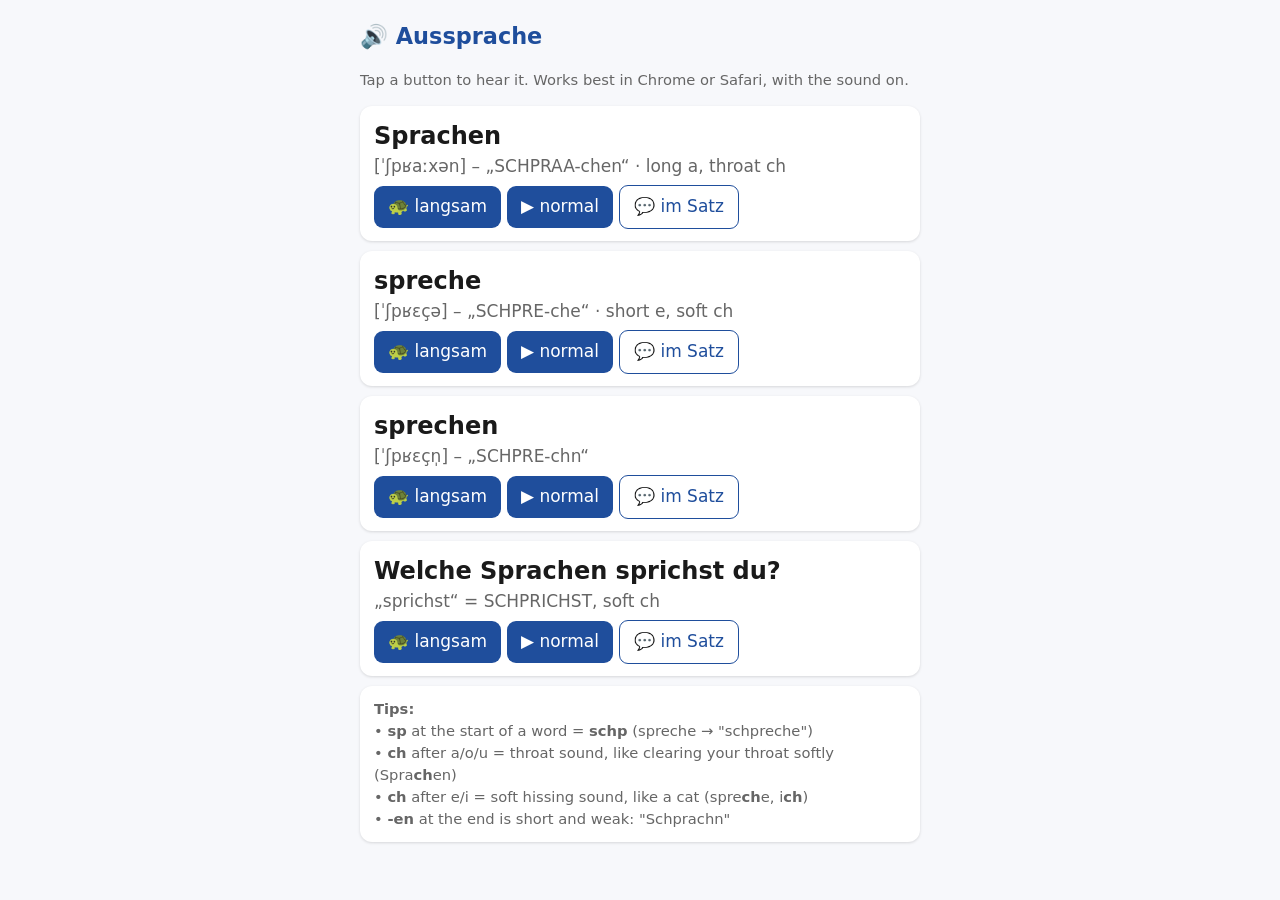
<file: Aussprache.html>
<!doctype html><html lang="de"><head><meta charset="utf-8"><meta name="viewport" content="width=device-width,initial-scale=1"><title>Aussprache</title>
<style>:root{--bg:#f7f8fb;--card:#fff;--ink:#1a1a1a;--blue:#1f4e9c;--mut:#666}
@media (prefers-color-scheme:dark){:root{--bg:#14161b;--card:#1f232b;--ink:#eee;--blue:#8fb3ff;--mut:#aaa}}
body{margin:0;background:var(--bg);color:var(--ink);font:17px/1.5 system-ui,sans-serif}main{max-width:560px;margin:0 auto;padding:16px}
h1{font-size:1.4rem;color:var(--blue);margin:.2em 0}.card{background:var(--card);border-radius:12px;padding:12px 14px;margin:10px 0;box-shadow:0 1px 3px #0002}
.w{font-size:1.5rem;font-weight:700}.ipa{color:var(--mut)}button{font:inherit;border:0;border-radius:9px;padding:8px 14px;margin:6px 6px 0 0;background:var(--blue);color:#fff;cursor:pointer}
button.s{background:transparent;color:var(--blue);border:1.5px solid var(--blue)}.tip{font-size:.92rem;color:var(--mut)}</style></head><body><main>
<h1>🔊 Aussprache</h1><p class="tip">Tap a button to hear it. Works best in Chrome or Safari, with the sound on.</p>
<div id="list"></div>
<div class="card tip"><b>Tips:</b><br>• <b>sp</b> at the start of a word = <b>schp</b> (spreche → "schpreche")<br>• <b>ch</b> after a/o/u = throat sound, like clearing your throat softly (Spra<b>ch</b>en)<br>• <b>ch</b> after e/i = soft hissing sound, like a cat (spre<b>ch</b>e, i<b>ch</b>)<br>• <b>-en</b> at the end is short and weak: "Schprachn"</div>
</main><script>
const W=[["Sprachen","[ˈʃpʁaːxən] – „SCHPRAA-chen“ · long a, throat ch","Ich spreche drei Sprachen."],
["spreche","[ˈʃpʁɛçə] – „SCHPRE-che“ · short e, soft ch","Ich spreche Urdu, Englisch und ein bisschen Deutsch."],
["sprechen","[ˈʃpʁɛçn̩] – „SCHPRE-chn“","Wir können Deutsch sprechen."],
["Welche Sprachen sprichst du?","„sprichst“ = SCHPRICHST, soft ch","Welche Sprachen sprichst du?"]];
function say(t,r){try{speechSynthesis.cancel();const u=new SpeechSynthesisUtterance(t);u.lang="de-DE";u.rate=r;const v=speechSynthesis.getVoices().find(v=>v.lang&&v.lang.startsWith("de"));if(v)u.voice=v;speechSynthesis.speak(u)}catch(e){alert("Sorry, speech is not supported in this browser.")}}
document.getElementById("list").innerHTML=W.map((w,i)=>`<div class="card"><div class="w">${w[0]}</div><div class="ipa">${w[1]}</div><button onclick="say(W[${i}][0],.6)">🐢 langsam</button><button onclick="say(W[${i}][0],1)">▶ normal</button><button class="s" onclick="say(W[${i}][2],.85)">💬 im Satz</button></div>`).join("");
speechSynthesis&&speechSynthesis.getVoices();</script></body></html>
</file>
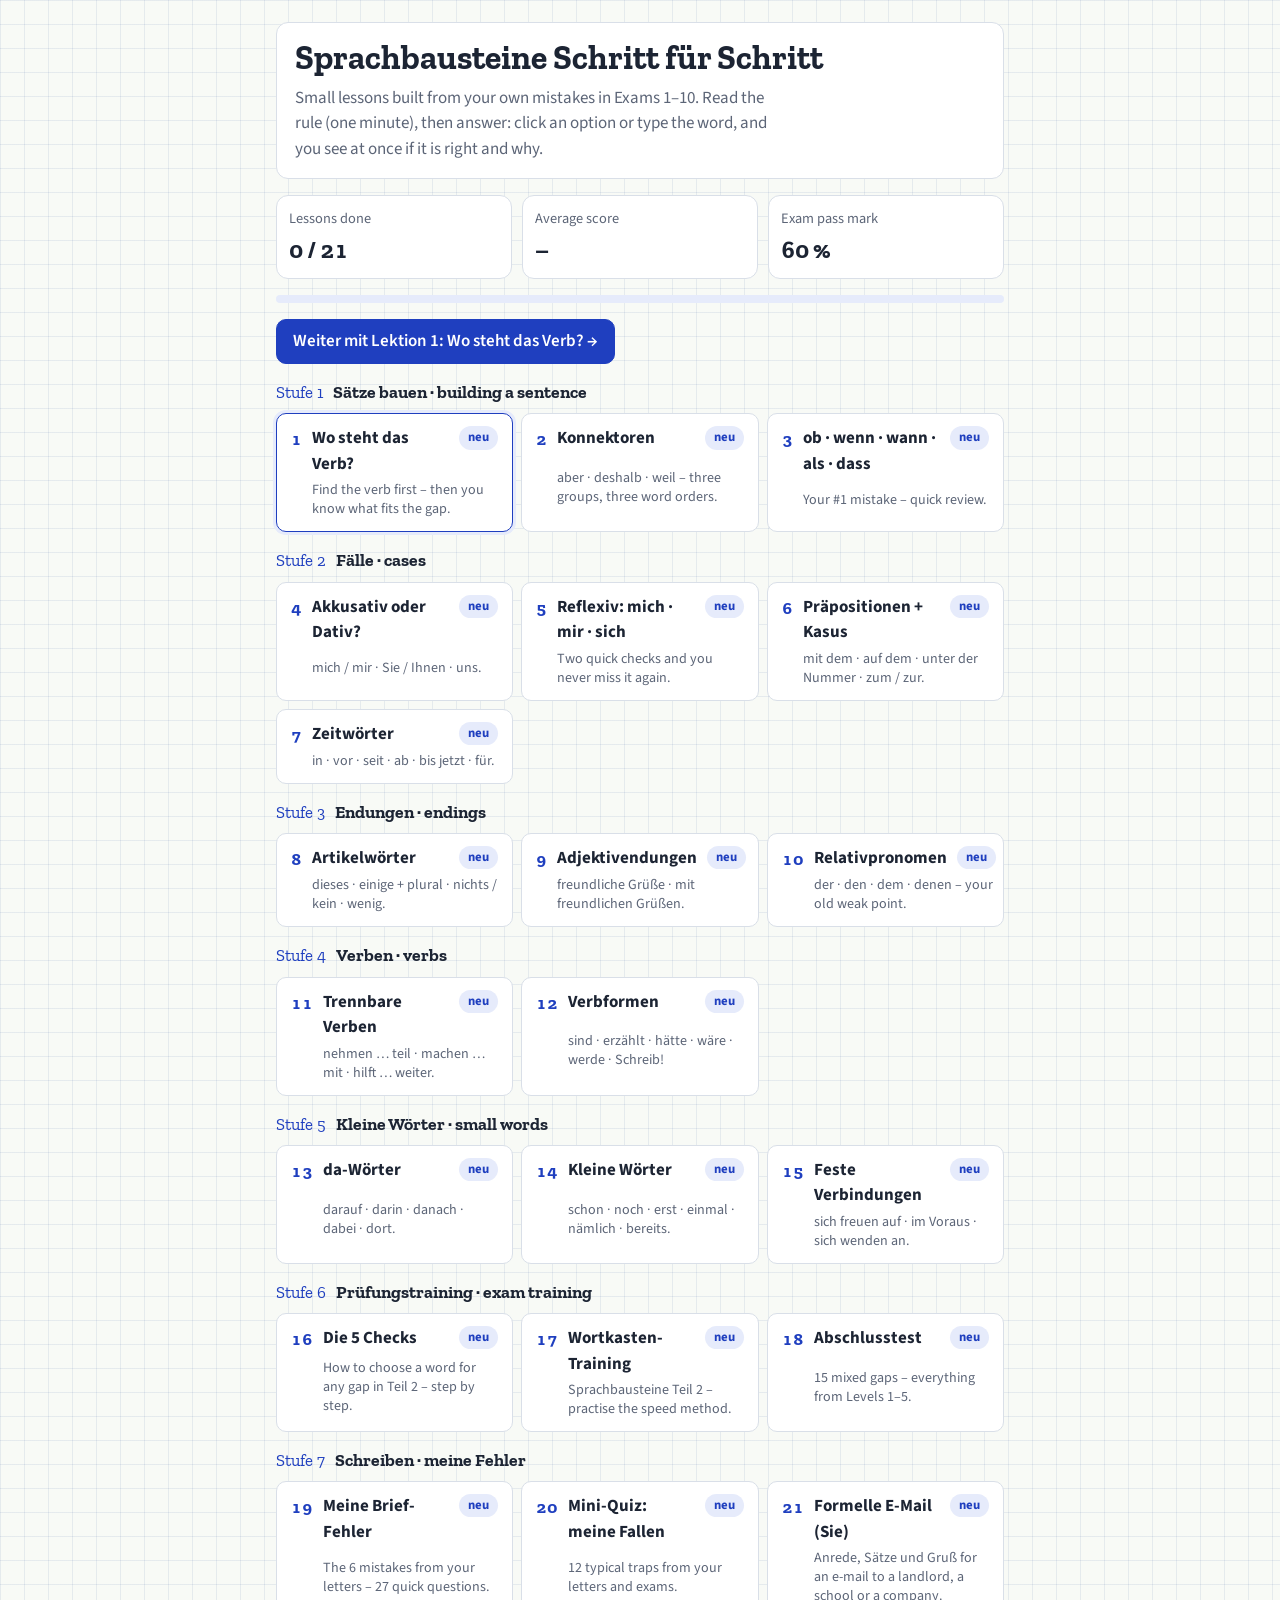
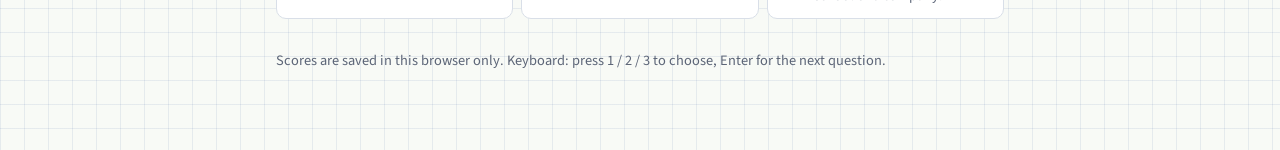
<file: sprachbausteine_quiz.html>
<!DOCTYPE html>
<html lang="de">
<head>
<meta charset="utf-8">
<meta name="viewport" content="width=device-width, initial-scale=1">
<title>Sprachbausteine Schritt für Schritt</title>
<link rel="preconnect" href="https://fonts.googleapis.com">
<link rel="preconnect" href="https://fonts.gstatic.com" crossorigin>
<link rel="stylesheet" href="https://fonts.googleapis.com/css2?family=Zilla+Slab:wght@500;700&family=Source+Sans+3:wght@400;600;700&display=swap">
<style>
/* Layout: one narrow exercise-book column on squared paper; blue fountain-pen ink for the learner, teacher red/green for corrections. */
:root {
  --paper: #f8faf6; --grid: rgba(60, 95, 160, .10); --card: #ffffff; --line: #d9dfe8;
  --ink: #1c2433; --muted: #5c6577; --blue: #1f3fbf; --blue-soft: #e6ebfb;
  --red: #c4302a; --red-soft: #fbe6e4; --green: #1d7a48; --green-soft: #e1f3e8;
  --display: "Zilla Slab", Georgia, serif; --body: "Source Sans 3", system-ui, sans-serif;
}
@media (prefers-color-scheme: dark) { :root:not([data-theme="light"]) {
  --paper: #11151d; --grid: rgba(130, 155, 215, .07); --card: #19202b; --line: #2b3444;
  --ink: #e6e9f0; --muted: #9aa3b5; --blue: #93abff; --blue-soft: #1f2a46;
  --red: #ff8b80; --red-soft: #3b1f1d; --green: #6fd39a; --green-soft: #17331f; color-scheme: dark; } }
:root[data-theme="dark"] {
  --paper: #11151d; --grid: rgba(130, 155, 215, .07); --card: #19202b; --line: #2b3444;
  --ink: #e6e9f0; --muted: #9aa3b5; --blue: #93abff; --blue-soft: #1f2a46;
  --red: #ff8b80; --red-soft: #3b1f1d; --green: #6fd39a; --green-soft: #17331f; color-scheme: dark; }
* { box-sizing: border-box; }
html, body { margin: 0; }
body { background-color: var(--paper); color: var(--ink); font-family: var(--body); font-size: 17px; line-height: 1.5;
  background-image: linear-gradient(var(--grid) 1px, transparent 1px), linear-gradient(90deg, var(--grid) 1px, transparent 1px);
  background-size: 24px 24px; }
.wrap { max-width: 760px; margin: 0 auto; padding: 22px max(16px, env(safe-area-inset-right, 0px)) 64px max(16px, env(safe-area-inset-left, 0px));
  display: flex; flex-direction: column; gap: 16px; }
h1, h2, h3 { font-family: var(--display); margin: 0; text-wrap: balance; line-height: 1.15; }
h1 { font-size: 2.1rem; }
h2 { font-size: 1.55rem; }
h3 { font-size: 1.1rem; }
.lead { color: var(--muted); margin: 0; max-width: 62ch; }
.card { background: var(--card); border: 1px solid var(--line); border-radius: 12px; padding: 16px 18px; display: flex; flex-direction: column; gap: 10px; min-width: 0; }
.row { display: flex; flex-wrap: wrap; gap: 8px; align-items: center; }
button { font: inherit; font-weight: 600; cursor: pointer; border-radius: 10px; border: 1.5px solid var(--line); background: var(--card); color: var(--ink); padding: 9px 16px; }
button:focus-visible, input:focus-visible, select:focus-visible, summary:focus-visible { outline: 3px solid var(--blue); outline-offset: 2px; }
button:disabled { cursor: default; }
.primary { background: var(--blue); border-color: var(--blue); color: var(--card); }
.ghost { background: transparent; border-color: transparent; color: var(--blue); padding-left: 0; }
.muted { color: var(--muted); }
.small { font-size: .9rem; }

/* progress overview */
.stats { display: grid; grid-template-columns: repeat(3, minmax(0, 1fr)); gap: 10px; }
.stat { background: var(--card); border: 1px solid var(--line); border-radius: 12px; padding: 10px 12px; }
.stat b { font-family: var(--display); font-size: 1.5rem; display: block; font-variant-numeric: tabular-nums; }
.bar { height: 8px; background: var(--blue-soft); border-radius: 99px; overflow: hidden; }
.bar > i { display: block; height: 100%; background: var(--blue); border-radius: 99px; }

/* lesson map */
.level { display: flex; flex-direction: column; gap: 8px; }
.level-head { display: flex; align-items: baseline; gap: 10px; }
.level-head .num { font-family: var(--display); color: var(--blue); font-size: 1.05rem; }
.tiles { display: grid; grid-template-columns: repeat(auto-fill, minmax(220px, 1fr)); gap: 8px; }
.tile { text-align: left; display: grid; grid-template-columns: auto 1fr auto; gap: 4px 10px; align-items: start; padding: 12px 14px; font-weight: 400; }
.tile .no { font-family: var(--display); font-weight: 700; color: var(--blue); font-size: 1.1rem; font-variant-numeric: tabular-nums; }
.tile .tt { font-weight: 700; }
.tile .sub { grid-column: 2 / 4; color: var(--muted); font-size: .88rem; line-height: 1.35; }
.chip { font-size: .8rem; font-weight: 700; border-radius: 99px; padding: 2px 9px; white-space: nowrap; background: var(--blue-soft); color: var(--blue); }
.chip.good { background: var(--green-soft); color: var(--green); }
.chip.mid { background: #fff3d6; color: #8a5a00; }
@media (prefers-color-scheme: dark) { :root:not([data-theme="light"]) .chip.mid { background: #3a2f12; color: #f2c46b; } }
:root[data-theme="dark"] .chip.mid { background: #3a2f12; color: #f2c46b; }
.tile.next { border-color: var(--blue); box-shadow: 0 0 0 3px var(--blue-soft); }

/* rule card */
.rule p, .rule ul, .rule ol { margin: 0; }
.rule ul, .rule ol { padding-left: 20px; display: flex; flex-direction: column; gap: 4px; }
.tbl { overflow-x: auto; }
table { border-collapse: collapse; width: 100%; font-size: .93rem; }
th, td { border: 1px solid var(--line); padding: 5px 8px; text-align: left; vertical-align: top; }
th { background: var(--blue-soft); }
.rule em, .rule i { color: var(--muted); }
.ex { border-left: 4px solid var(--blue); padding: 4px 10px; background: var(--blue-soft); border-radius: 0 8px 8px 0; }

/* quiz */
.dots { display: flex; flex-wrap: wrap; gap: 4px; }
.dot { width: 14px; height: 14px; border-radius: 4px; background: var(--line); }
.dot.ok { background: var(--green); } .dot.bad { background: var(--red); } .dot.now { outline: 2px solid var(--blue); outline-offset: 1px; }
.q { font-size: 1.3rem; line-height: 1.45; }
.gap { display: inline-block; min-width: 4.5em; border-bottom: 3px solid var(--blue); text-align: center; color: var(--blue); font-weight: 700; padding: 0 4px; }
.gap.ok { color: var(--green); border-color: var(--green); }
.opts { display: grid; gap: 8px; }
.opt { text-align: left; display: flex; gap: 12px; align-items: center; padding: 12px 14px; font-size: 1.08rem; font-weight: 600; }
.opt kbd { font-family: var(--body); font-size: .8rem; color: var(--muted); border: 1px solid var(--line); border-radius: 6px; padding: 0 6px; }
.opt.ok { border-color: var(--green); background: var(--green-soft); }
.opt.bad { border-color: var(--red); background: var(--red-soft); }
.opt:not(:disabled):hover { border-color: var(--blue); }
.fb { border-radius: 10px; padding: 10px 12px; font-size: .98rem; }
.fb.ok { background: var(--green-soft); border-left: 5px solid var(--green); }
.fb.bad { background: var(--red-soft); border-left: 5px solid var(--red); }
.fb b.mark { font-family: var(--display); font-size: 1.1rem; }
.typed { display: flex; gap: 8px; flex-wrap: wrap; }
.typed input { font: inherit; font-size: 1.1rem; padding: 9px 12px; border-radius: 10px; border: 1.5px solid var(--line); background: var(--card); color: var(--ink); flex: 1 1 200px; min-width: 0; }
.typed input.ok { border-color: var(--green); } .typed input.bad { border-color: var(--red); }
.hint { color: var(--muted); font-size: .92rem; }
details.rulebox summary { cursor: pointer; color: var(--blue); font-weight: 600; }
details.rulebox[open] { gap: 10px; }

/* word box (Teil 2 training) */
.bank { display: flex; flex-wrap: wrap; gap: 6px; }
.bank span { border: 1px dashed var(--muted); border-radius: 8px; padding: 2px 9px; font-weight: 600; font-size: .95rem; }
.bank span.used { opacity: .35; text-decoration: line-through; }
.boxtext { font-size: 1.08rem; line-height: 2.1; white-space: pre-line; }
.boxtext select { font: inherit; font-weight: 700; color: var(--blue); background: var(--card); border: 1.5px solid var(--blue); border-radius: 8px; padding: 1px 4px; }
.boxtext select.ok { border-color: var(--green); color: var(--green); background: var(--green-soft); }
.boxtext select.bad { border-color: var(--red); color: var(--red); background: var(--red-soft); }
.boxtext .fix { color: var(--green); font-weight: 700; font-size: .9rem; }
.timer { font-family: var(--display); font-variant-numeric: tabular-nums; font-size: 1.2rem; color: var(--blue); }

/* result */
.big { font-family: var(--display); font-size: 2.6rem; font-variant-numeric: tabular-nums; line-height: 1; }
.stars { font-size: 1.6rem; letter-spacing: 3px; color: #d8a21a; }
.wronglist { display: flex; flex-direction: column; gap: 6px; }
.wronglist div { border-left: 4px solid var(--red); padding: 3px 10px; background: var(--red-soft); border-radius: 0 8px 8px 0; font-size: .95rem; }

@media (max-width: 480px) { h1 { font-size: 1.7rem; } .q { font-size: 1.15rem; } .stats { grid-template-columns: 1fr 1fr 1fr; } .stat b { font-size: 1.2rem; } }
@media (prefers-reduced-motion: no-preference) { .opt, .tile { transition: border-color .15s, background .15s; } }
</style>
</head>
<body>
<main class="wrap" id="app" aria-live="polite"></main>

<script>
// Each item: mc = multiple choice (first option in the list is correct, shown shuffled), inp = typed answer, box = word-box text.
const mc = (q, o, w) => ({ t: "mc", q, o, w });
const inp = (q, a, w, hint) => ({ t: "in", q, a: Array.isArray(a) ? a : [a], w, hint });
const box = (title, text, words, a) => ({ t: "box", title, text, words, a });

const LEVELS = ["Sätze bauen · building a sentence", "Fälle · cases", "Endungen · endings", "Verben · verbs", "Kleine Wörter · small words", "Prüfungstraining · exam training", "Schreiben · meine Fehler"];

const LESSONS = [
/* ---------------- LEVEL 1 ---------------- */
{ lv: 0, title: "Wo steht das Verb?", sub: "Find the verb first – then you know what fits the gap.",
  rule: `<p>A German verb has only <b>3 places</b>:</p>
  <ol><li><b>Position 2</b> in a normal sentence, whatever comes first: <i>Heute <b>lerne</b> ich. · Deshalb <b>lerne</b> ich.</i></li>
  <li><b>The end</b> after weil, dass, wenn, ob, obwohl, als (and in relative clauses): <i>…, weil ich heute <b>lerne</b>.</i></li>
  <li><b>Position 1</b> in yes/no questions and requests: <i><b>Lernst</b> du? <b>Ruf</b> mich an!</i></li></ol>
  <h3>The gap test: look at what comes right after the gap</h3>
  <div class="tbl"><table><tr><th>After the gap</th><th>The gap needs</th><th>Example</th></tr>
  <tr><td>a <b>verb</b></td><td>a position-1 word: oft, heute, deshalb, trotzdem</td><td>___ <b>fahren</b> wir … → <b>Oft</b></td></tr>
  <tr><td>a subject, <b>verb at the end</b></td><td>weil, dass, wenn, ob, obwohl</td><td>…, ___ wir Lust <b>hätten</b> → <b>weil</b></td></tr>
  <tr><td>subject + verb (normal order)</td><td>a „zero“ word: aber, und, oder, denn</td><td>___ ich <b>würde</b> gern … → <b>Aber</b></td></tr>
  <tr><td>no verb in the clause</td><td>the gap <b>is</b> the verb</td><td>…, wo wir alle Wege ___ → <b>kennen</b></td></tr></table></div>`,
  items: [
    mc("___ fahren wir in die Berge.", ["Oft", "Weil"], "The verb <b>fahren</b> comes right after the gap, so the gap is position 1 → <b>Oft</b>. After <i>weil</i> the verb would go to the end."),
    mc("Ich lerne Deutsch, ___ ich in Deutschland arbeiten möchte.", ["weil", "deshalb"], "<b>möchte</b> is at the end → a word that sends the verb to the end → <b>weil</b>. With deshalb: …, deshalb <b>möchte</b> ich …"),
    mc("Ich habe wenig Zeit. ___ lerne ich jeden Tag.", ["Trotzdem", "Obwohl"], "The verb <b>lerne</b> comes right after the gap → position 1 → <b>Trotzdem</b>. Obwohl would push the verb to the end."),
    mc("Ich wohne gern auf dem Land, ___ ich vermisse die Disco.", ["aber", "trotzdem"], "After the gap: subject <b>ich</b>, then the verb – normal order → a „zero“ word: <b>aber</b>. Trotzdem needs the verb right after it: <i>trotzdem vermisse ich</i>. (Your Exam 8 mistake.)"),
    mc("Wir fahren in die Gegend, wo wir alle Wanderwege ___.", ["kennen", "oft"], "The clause <i>wo wir alle Wanderwege …</i> has no verb yet, and after <b>wo</b> the verb goes to the end → the gap is the verb: <b>kennen</b>. (Exam 10.)"),
    mc("___ Sie Fragen haben, rufen Sie mich an.", ["Wenn", "Deshalb"], "<b>haben</b> is at the end of the first part → <b>Wenn</b>. The second part then starts with the verb: <i>rufen Sie</i>."),
    mc("Daher ___ wir uns auf gemeinsame Radtouren freuen.", ["würden", "weil"], "After <i>Daher</i> (position 1) comes the verb in position 2 → <b>würden</b>; <i>freuen</i> waits at the end. (Exam 10.)"),
    mc("Leider ___ ich Sie im Moment nicht anrufen.", ["kann", "weil", "deshalb"], "After <i>Leider</i> the next place is position 2 = the verb → <b>kann</b> (+ anrufen at the end)."),
    mc("Das Telefon ist immer belegt. ___ schreibe ich Ihnen eine Mail.", ["Deshalb", "Weil", "Obwohl"], "The verb <b>schreibe</b> comes right after the gap → position 1 → <b>Deshalb</b>."),
    mc("Ich bin sehr zufrieden, ___ mein Zimmer recht klein ist.", ["obwohl", "aber", "trotzdem"], "<b>ist</b> is at the end → <b>obwohl</b>. With aber it would be: aber mein Zimmer <b>ist</b> klein."),
    inp("Tee und Kalender ___ Ihnen unser Katalog.", "zeigt", "Find the verb, then the real subject: <b>unser Katalog</b> (singular) stands after the verb → <b>zeigt</b>. „Tee und Kalender“ is only the object. (Exam 5.)", "zeigen"),
    inp("Morgen ___ ich nach Berlin.", "fahre", "<i>Morgen</i> is position 1, so the verb comes second: <b>Morgen fahre ich</b> – never „Morgen ich fahre“.", "fahren"),
    mc("Welcher Satz ist richtig?", ["Jetzt mache ich bald die B1-Prüfung.", "Jetzt ich mache bald die B1-Prüfung."], "Position 2 = verb: <b>Jetzt mache ich</b>. You wrote „jetzt ich habe“ in your Exam 2 letter."),
    mc("Welcher Satz ist richtig?", ["…, weil es der Traum meiner Mutter ist.", "…, weil es ist der Traum meiner Mutter."], "After <b>weil</b> the conjugated verb goes to the very end: <i>…, weil es der Traum meiner Mutter <b>ist</b>.</i>")
  ] },

{ lv: 0, title: "Konnektoren", sub: "aber · deshalb · weil – three groups, three word orders.",
  rule: `<div class="tbl"><table><tr><th>Group</th><th>Words</th><th>Verb</th><th>Example</th></tr>
  <tr><td><b>0</b> – doesn't count</td><td>und, aber, oder, denn, sondern</td><td>normal (position 2)</td><td>…, <b>denn</b> ich <b>bin</b> krank.</td></tr>
  <tr><td><b>1</b> – takes position 1</td><td>deshalb, deswegen, trotzdem, außerdem, dann, danach, sonst</td><td>right after it</td><td><b>Deshalb bleibe</b> ich zu Hause.</td></tr>
  <tr><td><b>End</b></td><td>weil, da, dass, ob, wenn, falls, obwohl, damit, als, bis, nachdem, während</td><td>at the end</td><td>…, <b>weil</b> ich krank <b>bin</b>.</td></tr></table></div>
  <ul><li>Reason: <b>weil / denn</b> · result: <b>deshalb</b> · against expectation: <b>obwohl</b> (clause) / <b>trotzdem</b> (adverb) / <b>trotz</b> + Genitiv</li>
  <li><b>sondern</b> only after a negative: <i>nicht A, sondern B</i> · otherwise <b>aber</b></li>
  <li><b>um … zu</b> (same subject) · <b>damit</b> (other subject) · <b>statt … zu</b> = instead of</li>
  <li>Pairs: <b>zwar … aber</b> · <b>sowohl … als auch</b> · <b>entweder … oder</b> · <b>nicht nur … sondern auch</b></li></ul>`,
  items: [
    mc("Ich bleibe zu Hause, ___ ich bin krank.", ["denn", "weil"], "Normal order after the gap (ich <b>bin</b>) → <b>denn</b>. weil would need: weil ich krank <b>bin</b>."),
    mc("Ich bleibe zu Hause, ___ ich krank bin.", ["weil", "denn"], "<b>bin</b> is at the end → <b>weil</b>."),
    mc("Ich bin krank. ___ bleibe ich zu Hause.", ["Deshalb", "Weil"], "The verb comes right after the gap → <b>Deshalb</b> (= that's why). It gives the result."),
    mc("Es regnet. ___ gehe ich spazieren.", ["Trotzdem", "Obwohl"], "Verb right after the gap → <b>Trotzdem</b> (= nevertheless)."),
    mc("___ es regnet, gehe ich spazieren.", ["Obwohl", "Trotzdem"], "<b>regnet</b> is at the end → <b>Obwohl</b>."),
    mc("Das ist nicht mein Auto, ___ das Auto von meinem Bruder.", ["sondern", "aber"], "<b>nicht</b> A, <b>sondern</b> B – sondern corrects a negative."),
    mc("Das Auto ist alt, ___ es fährt noch gut.", ["aber", "sondern"], "Nothing negative to correct, just a contrast → <b>aber</b>."),
    mc("Wir schreiben Ihnen, ___ wir Lust hätten, etwas in einer Gruppe zu machen.", ["weil", "wenn", "wann"], "This is the <b>reason</b> for writing and <i>hätten</i> is at the end → <b>weil</b>. (Your Exam 10 mistake.)"),
    mc("___ allein zu spielen, spielen Sie mit uns in einer Gruppe.", ["Statt", "Damit", "Weil"], "Look for <b>zu spielen</b>: <b>statt … zu</b> + infinitive = instead of (like ohne … zu, um … zu). (Exam 9.)"),
    mc("Ich erkläre es langsam, ___ alle es verstehen.", ["damit", "um", "deshalb"], "Different subjects (ich / alle) and the verb at the end → <b>damit</b> (= so that)."),
    mc("Ich gehe früh ins Bett, ___ morgen fit zu sein.", ["um", "damit", "weil"], "<b>zu sein</b> at the end, same subject → <b>um … zu</b>."),
    mc("Ich bin ___ schon 72 Jahre alt, aber noch sehr gesund.", ["zwar", "schon", "trotzdem"], "You can see <b>aber</b> later → <b>zwar … aber</b> = admittedly …, but. (Exam 6.)"),
    mc("Ich interessiere mich sowohl für Musik ___ für Sport.", ["als auch", "oder", "und auch"], "<b>sowohl … als auch</b> = both … and. (Exam 3.)"),
    inp("Du kannst entweder mitkommen ___ zu Hause bleiben.", "oder", "<b>entweder … oder</b> = either … or.")
  ] },

{ lv: 0, title: "ob · wenn · wann · als · dass", sub: "Your #1 mistake – quick review.",
  rule: `<div class="tbl"><table><tr><th>Word</th><th>When</th><th>Example</th></tr>
  <tr><td><b>dass</b></td><td>a fact or statement</td><td>Ich weiß, <b>dass</b> er krank ist.</td></tr>
  <tr><td><b>ob</b></td><td>a hidden <b>yes/no</b> question</td><td>Ich weiß nicht, <b>ob</b> er kommt. (Kommt er?)</td></tr>
  <tr><td><b>wann</b></td><td>a question about <b>time</b></td><td>Ich weiß nicht, <b>wann</b> er kommt. (Um 8.)</td></tr>
  <tr><td><b>wenn</b></td><td>if · every time · once in the future</td><td><b>Wenn</b> es regnet, bleibe ich hier.</td></tr>
  <tr><td><b>als</b></td><td><b>one</b> time in the <b>past</b></td><td><b>Als</b> ich Kind war, …</td></tr></table></div>
  <p class="ex"><b>2-second test</b> after wissen / fragen / möchte wissen: turn it into a direct question. Answer yes/no → <b>ob</b> · answer is a time → <b>wann</b> · it is a fact → <b>dass</b>.</p>`,
  items: [
    mc("Ich weiß nicht, ___ er heute kommt.", ["ob", "wenn"], "Hidden question: <i>Kommt er heute?</i> → yes/no → <b>ob</b>."),
    mc("Können Sie mir sagen, ___ der Kurs beginnt?", ["wann", "wenn"], "Hidden question: <i>Wann beginnt der Kurs?</i> → a time → <b>wann</b>."),
    mc("___ ich ein Kind war, wohnte ich auf dem Land.", ["Als", "Wenn"], "One period in the past → <b>als</b>."),
    mc("Immer ___ ich Zeit habe, lese ich ein Buch.", ["wenn", "als"], "Every time (<i>immer</i>) → <b>wenn</b>."),
    mc("Ich hoffe, ___ Sie mir helfen können.", ["dass", "ob"], "A hope/statement, not a yes/no question → <b>dass</b>."),
    mc("___ ich gestern nach Hause kam, war niemand da.", ["Als", "Wann"], "<b>gestern</b> = one time in the past → <b>als</b>. wann is only for questions."),
    mc("Fragen wollte ich, ___ es bei Ihnen auch Nachhilfe gibt.", ["ob", "wann", "dass"], "<i>Gibt es Nachhilfe?</i> → yes/no → <b>ob</b>. (Exam 5 – you missed this one.)"),
    mc("Sie fragt, ___ die Party anfängt – um 19 oder um 20 Uhr.", ["wann", "ob", "wenn"], "<i>Wann fängt die Party an?</i> → the answer is a time → <b>wann</b>. Don't let „oder“ trick you."),
    mc("Ich weiß nicht, ___ ich mit dem Bus oder mit dem Zug fahren soll.", ["ob", "wann", "wenn"], "Bus or train – a choice, no question word → <b>ob</b>."),
    mc("Wir möchten Sie darüber informieren, ___ Herr Kuhne Ihre Versicherungen bearbeitet.", ["dass", "ob", "wenn"], "Information = a fact → <b>dass</b>. (Exam 8 ✓)"),
    mc("Leider habe ich noch keine Ahnung, ___ ich in Berlin ankomme.", ["wann", "als", "wenn"], "<i>Wann komme ich an?</i> → a time → <b>wann</b>. (Exam 8 ✓)"),
    mc("Bieten Sie solche Reisen an? Und ___ ja, zu welchem Preis?", ["wenn", "ob", "als"], "<b>wenn ja</b> = if so – a fixed phrase. (Exam 7 ✓)"),
    inp("___ Sie noch Fragen haben, rufen Sie mich bitte an.", ["wenn", "falls"], "A condition → <b>Wenn</b> or <b>Falls</b>.", "= if"),
    inp("Ich möchte wissen, ___ man im Voraus bezahlen muss.", "ob", "<i>Muss man im Voraus bezahlen?</i> → yes/no → <b>ob</b>.")
  ] },

/* ---------------- LEVEL 2 ---------------- */
{ lv: 1, title: "Akkusativ oder Dativ?", sub: "mich / mir · Sie / Ihnen · uns.",
  rule: `<div class="tbl"><table><tr><th></th><th>ich</th><th>du</th><th>er</th><th>sie</th><th>wir</th><th>Sie</th></tr>
  <tr><td>Akk</td><td>mich</td><td>dich</td><td>ihn</td><td>sie</td><td>uns</td><td>Sie</td></tr>
  <tr><td>Dat</td><td>mir</td><td>dir</td><td>ihm</td><td>ihr</td><td>uns</td><td><b>Ihnen</b></td></tr></table></div>
  <p><b>Dativ</b> when:</p>
  <ol><li>someone <b>receives</b> something: geben, schicken, anbieten, zeigen, sagen, empfehlen, mitteilen → <i>Ich schicke <b>Ihnen</b> die Unterlagen.</i></li>
  <li>a <b>Dativ verb</b>: helfen, danken, gefallen, gehören, antworten, gratulieren, schmecken · <i>Spaß machen · Wie geht es Ihnen?</i></li>
  <li>after <b>aus, bei, mit, nach, seit, von, zu</b> → <i>bei Ihnen, zu Ihnen</i></li></ol>
  <p><b>Akkusativ</b> with: fragen, besuchen, anrufen, kennen(lernen), sehen, einladen → <i>Darf ich <b>Sie</b> fragen?</i></p>`,
  items: [
    mc("Kann ich ___ helfen?", ["Ihnen", "Sie"], "<b>helfen</b> + Dativ → <b>Ihnen</b>."),
    mc("Darf ich ___ etwas fragen?", ["Sie", "Ihnen"], "<b>fragen</b> + Akkusativ → <b>Sie</b>."),
    mc("Eine Freundin hat ___ ein Zimmer angeboten.", ["mir", "mich"], "Someone offers something <b>to me</b> → Dativ → <b>mir</b>; <i>ein Zimmer</i> is the Akk thing. (Exam 10.)"),
    mc("Ich rufe ___ morgen an.", ["dich", "dir"], "<b>anrufen</b> + Akkusativ → <b>dich</b>."),
    mc("Das Essen hat ___ sehr gut geschmeckt.", ["mir", "mich"], "<b>schmecken</b> works like gefallen: the person is Dativ → <b>mir</b>."),
    mc("Dagegen macht es ___ viel Spaß, Fahrrad zu fahren.", ["uns", "wir"], "<b>jemandem Spaß machen</b> → Dativ → <b>uns</b>. (Exam 10.)"),
    mc("Guten Tag, Frau Weber! Wie geht es ___?", ["Ihnen", "Sie"], "Fixed: <b>Wie geht es Ihnen / dir?</b> (Dativ)."),
    mc("Vielleicht liegt es an uns, weil wir ___ nicht das richtige Angebot gemacht haben.", ["Ihnen", "euch", "Sie"], "<b>jemandem ein Angebot machen</b> → Dativ; the letter uses Sie → <b>Ihnen</b>. (Exam 5.)"),
    mc("Wir danken ___ für Ihr Vertrauen.", ["Ihnen", "Sie", "Ihr"], "<b>danken</b> + Dativ → <b>Ihnen</b>. (Exam 8 ✓)"),
    mc("Ich freue mich, ___ kennenzulernen.", ["Sie", "Ihnen", "Ihr"], "<b>kennenlernen</b> + Akkusativ → <b>Sie</b>."),
    mc("Ich bin gerne bereit, mich bei ___ vorzustellen.", ["Ihnen", "Sie", "Ihr"], "<b>bei</b> always takes the Dativ → <b>bei Ihnen</b>. (Exam 6.)"),
    inp("Das Kleid gefällt ___ sehr gut.", "mir", "<b>gefallen</b> + Dativ → <b>mir</b>.", "ich"),
    inp("Ich besuche ___ am Wochenende.", "dich", "<b>besuchen</b> + Akkusativ → <b>dich</b>.", "du"),
    inp("Ich komme morgen zu ___.", "Ihnen", "<b>zu</b> + Dativ → <b>Ihnen</b>. (Polite forms always with a capital letter!)", "Sie")
  ] },

{ lv: 1, title: "Reflexiv: mich · mir · sich", sub: "Two quick checks and you never miss it again.",
  rule: `<div class="tbl"><table><tr><th>Subject</th><th>Akk</th><th>Dat</th></tr>
  <tr><td>ich</td><td>mich</td><td><b>mir</b></td></tr><tr><td>du</td><td>dich</td><td><b>dir</b></td></tr>
  <tr><td>er / sie / es / <b>man</b></td><td colspan="2">sich</td></tr><tr><td>wir · ihr · sie/Sie</td><td colspan="2">uns · euch · sich</td></tr></table></div>
  <ol><li><b>Who is the subject?</b> ich → mich/mir · du → dich/dir · man → sich.</li>
  <li><b>Is there another object without a preposition?</b> (die Hände, Sorgen, ein Auto) → yes: <b>mir/dir</b> · no: <b>mich/dich</b>.</li></ol>
  <p class="ex">Ich freue <b>mich</b> über den Brief. (über = preposition, doesn't count) · Ich mache <b>mir</b> Sorgen. (+ Sorgen)</p>`,
  items: [
    mc("Ich freue ___ auf die Ferien.", ["mich", "mir"], "No other object (<i>auf die Ferien</i> has a preposition) → Akk → <b>mich</b>."),
    mc("Ich mache ___ große Sorgen um meinen Sohn.", ["mir", "mich"], "There is another object: <b>Sorgen</b> → the reflexive becomes Dativ → <b>mir</b>. (Exam 5.)"),
    mc("Man kann ___ hier gut erholen.", ["sich", "mich"], "Subject <b>man</b> → <b>sich</b> (like er/sie/es)."),
    mc("Du musst ___ beeilen, der Zug fährt gleich!", ["dich", "dir"], "<b>sich beeilen</b> has no other object → <b>dich</b>."),
    mc("Hast du ___ schon die Zähne geputzt?", ["dir", "dich"], "Another object: <b>die Zähne</b> → <b>dir</b>."),
    mc("Ich wünsche ___ zum Geburtstag ein neues Fahrrad.", ["mir", "dir"], "Subject <b>ich</b> → mich/mir; + <i>ein Fahrrad</i> → <b>mir</b>."),
    mc("Wir treffen ___ morgen um 8 Uhr.", ["uns", "sich"], "Subject <b>wir</b> → <b>uns</b>."),
    mc("Außerdem kann man ___ seinen Speiseplan selbst erstellen.", ["sich", "mir", "dir"], "Subject <b>man</b> → <b>sich</b>. (Exam 6.)"),
    mc("Ich habe ___ sehr über deinen Brief gefreut.", ["mich", "mir", "sich"], "<i>über deinen Brief</i> has a preposition, so it is not a second object → <b>mich</b>."),
    mc("Ich habe ___ einen neuen Laptop gekauft.", ["mir", "mich", "sich"], "+ <i>einen Laptop</i> (Akk object) → <b>mir</b>."),
    mc("Kannst du ___ das vorstellen?", ["dir", "dich", "sich"], "+ <i>das</i> (object) → <b>dir</b>. sich etwas vorstellen = to imagine something."),
    inp("Ich interessiere ___ sehr für Musik.", "mich", "Only the reflexive (<i>für Musik</i> = preposition) → <b>mich</b>."),
    inp("Wascht ihr ___ die Hände?", "euch", "Subject <b>ihr</b> → <b>euch</b> (same form for Akk and Dat).", "ihr")
  ] },

{ lv: 1, title: "Präpositionen + Kasus", sub: "mit dem · auf dem · unter der Nummer · zum / zur.",
  rule: `<div class="tbl"><table>
  <tr><th>Akkusativ</th><td>durch, für, gegen, ohne, um (+ bis)</td><td><i>für meine Mutter, ohne Probleme</i></td></tr>
  <tr><th>Dativ</th><td>aus, bei, mit, nach, seit, von, zu</td><td><i>mit dem Zug, bei Ihnen</i></td></tr>
  <tr><th>Both</th><td>an, auf, hinter, in, neben, über, unter, vor, zwischen</td><td><b>where? → Dat</b> (auf dem Tisch) · <b>where to? → Akk</b> (auf den Tisch)</td></tr>
  <tr><th>Genitiv</th><td>wegen, trotz, während, innerhalb, statt</td><td><i>trotz des Wetters</i></td></tr></table></div>
  <p>Short forms: <b>zum</b> = zu dem · <b>zur</b> = zu der · <b>im</b> = in dem · <b>ins</b> = in das · <b>am</b> = an dem · <b>beim</b> · <b>vom</b></p>
  <p class="ex">Fixed: <b>unter der Nummer</b> · unter freiem Himmel · im Internet · am Meer · zum Thema · zur Verfügung</p>`,
  items: [
    mc("Wir fahren mit ___ Zug nach Hamburg.", ["dem", "den"], "<b>mit</b> + Dativ; der Zug → <b>dem</b>."),
    mc("Das Geschenk ist für ___ Mutter.", ["meine", "meiner"], "<b>für</b> + Akkusativ; die Mutter → <b>meine</b>."),
    mc("In Australien machen wir alle Aufgaben auf ___ Computer.", ["dem", "den"], "Where? (no movement) → Dativ → <b>auf dem</b>. (Exam 9.)"),
    mc("Ich lege das Buch auf ___ Tisch.", ["den", "dem"], "Where to? (movement) → Akkusativ → <b>auf den</b>."),
    mc("Ich gehe heute ___ Arzt.", ["zum", "zur"], "der Arzt → zu dem = <b>zum</b>."),
    mc("Sie fährt jeden Tag mit dem Bus ___ Arbeit.", ["zur", "zum"], "die Arbeit → zu der = <b>zur</b>."),
    mc("Wir sollen Informationen ___ Thema Gesundheit suchen.", ["zum", "zur"], "das Thema → zu dem = <b>zum</b>. (Exam 6.)"),
    mc("Ab 19.30 Uhr bin ich ___ der Nummer 0428-1734 zu erreichen.", ["unter", "mit", "vor"], "Fixed phrase: <b>unter der Nummer</b>. (You missed this twice!)"),
    mc("Meine Eltern wohnen in einem Haus ___ Mittelmeer.", ["am", "im", "zum"], "Right next to the sea → an dem = <b>am</b> Meer. (Exam 10 ✓)"),
    mc("Schläft man auf der Wüstenreise immer ___ freiem Himmel?", ["unter", "auf", "in"], "Fixed: <b>unter freiem Himmel</b> = outdoors. (Exam 7 ✓)"),
    mc("___ des schlechten Wetters machen wir einen Ausflug.", ["Trotz", "Obwohl", "Trotzdem"], "A noun in the Genitiv follows (<i>des Wetters</i>) → the preposition <b>Trotz</b>."),
    mc("Sollte Ihre Kundennummer ___ den richtigen Zahlen sein, gewinnen Sie ein Auto.", ["unter", "neben", "vor"], "<b>unter</b> + Dativ = among. (Exam 7 – the book's key was wrong there.)"),
    inp("Ich wohne noch ___ meinen Eltern.", "bei", "<b>bei</b> + Dativ = at someone's place.", "at their place"),
    inp("Heute Abend gehen wir ___ Kino.", "ins", "Where to? in + das = <b>ins</b>.", "in + das")
  ] },

{ lv: 1, title: "Zeitwörter", sub: "in · vor · seit · ab · bis jetzt · für.",
  rule: `<div class="tbl"><table><tr><th>Word</th><th>Meaning</th><th>Example</th></tr>
  <tr><td><b>in</b> + time</td><td>future: in … from now</td><td><b>in</b> zwei Jahren</td></tr>
  <tr><td><b>vor</b> + time</td><td>past: … ago</td><td><b>vor</b> zwei Jahren</td></tr>
  <tr><td><b>seit</b> + time</td><td>started in the past, still true</td><td><b>seit</b> sechs Wochen</td></tr>
  <tr><td><b>ab</b></td><td>from … on</td><td><b>ab</b> Montag, <b>ab</b> jetzt</td></tr>
  <tr><td><b>bis</b></td><td>until</td><td><b>bis</b> Freitag, <b>bis jetzt</b> (so far)</td></tr>
  <tr><td><b>für</b></td><td>planned duration</td><td><b>für</b> drei Wochen</td></tr></table></div>
  <p><b>am</b> Montag · <b>im</b> Mai · <b>um</b> 8 Uhr · <b>nächste</b> Woche (no article) = in der <b>nächsten</b> Woche</p>`,
  items: [
    mc("Mein Sohn macht ___ zwei Jahren sein Abitur.", ["in", "vor"], "Future → <b>in</b> zwei Jahren. vor = ago. (Exam 5.)"),
    mc("Ich habe ihn ___ zwei Jahren kennengelernt.", ["vor", "in"], "Past, finished → <b>vor</b> zwei Jahren = two years ago."),
    mc("Wir wohnen jetzt schon ___ sechs Wochen in der neuen Wohnung.", ["seit", "vor"], "Started in the past and still true → <b>seit</b>. (Exam 3 ✓)"),
    mc("___ jetzt habe ich jede Woche von ihnen gehört.", ["Bis", "Ab"], "So far, until now → <b>bis jetzt</b>. ab jetzt = from now on. (Exam 10.)"),
    mc("___ morgen lerne ich jeden Tag eine Stunde.", ["Ab", "Seit"], "From a point on, into the future → <b>ab</b>."),
    mc("Ich fahre ___ drei Wochen nach Spanien.", ["für", "seit"], "Planned duration → <b>für</b> drei Wochen."),
    mc("Der Kurs beginnt ___ Montag ___ 9 Uhr.", ["am … um", "im … am"], "Days → <b>am</b> Montag · clock time → <b>um</b> 9 Uhr · months → im Mai."),
    mc("Ich bin ___ lange Rentner und bekomme wenig Geld.", ["schon", "noch", "erst"], "<b>schon lange</b> = for a long time already. (Exam 6.)"),
    mc("___ Anfang Mai sind meine Eltern in Spanien.", ["Seit", "Vor", "Bis"], "Since May and still there → <b>seit</b>."),
    mc("In der ___ Woche kommen endlich die neuen Möbel.", ["nächsten", "nächste", "nächstes"], "in + Dativ after <i>der</i> → always <b>-en</b>. (Exam 3 ✓)"),
    mc("Wenn Sie ___ der kommenden vier Wochen antworten, nehmen Sie teil.", ["innerhalb", "seit", "bis"], "<b>innerhalb</b> + Genitiv = within. (Exam 7.)"),
    inp("___ Woche habe ich meine Prüfung.", "nächste", "Without an article: <b>nächste Woche</b> · nächsten Monat · nächstes Jahr.", "next – no article"),
    inp("Wir treffen uns morgen ___ 8 Uhr.", "um", "Clock time → <b>um</b>.", "at")
  ] },

/* ---------------- LEVEL 3 ---------------- */
{ lv: 2, title: "Artikelwörter", sub: "dieses · einige + plural · nichts / kein · wenig.",
  rule: `<ul><li><b>dieser, jeder, welcher</b> take the endings of der/die/das: dies<b>er</b> Mann · dies<b>e</b> Frau · dies<b>es</b> Land · dies<b>en</b> Mann (Akk)</li>
  <li><b>mein, kein, Ihr</b> take the endings of ein: kein Hund · kein<b>en</b> Hund (Akk) · Ihr<b>e</b> Unterlagen (plural)</li>
  <li><b>einige, viele, drei, die beiden</b> → the noun is <b>plural</b>: einige Unterschied<b>e</b>, drei Freundinn<b>en</b></li>
  <li><b>nichts</b> = nothing (alone) · <b>kein/keine</b> + noun: keine Zeit</li>
  <li><b>viel / wenig</b> + uncountable noun → no ending: viel Geld, wenig Zeit · <b>viele</b> + plural: viele Bücher</li></ul>`,
  items: [
    mc("Ich kenne ___ Land jetzt schon recht gut.", ["dieses", "diesen"], "das Land → neuter → <b>dieses</b> (same ending as das). (Exam 9.)"),
    mc("Ich habe ___ Mann schon oft gesehen.", ["diesen", "dieses"], "der Mann, Akkusativ → den → <b>diesen</b>."),
    mc("Zwischen den beiden Schulsystemen gibt es einige ___.", ["Unterschiede", "Unterschied"], "<b>einige</b> → plural → <b>Unterschiede</b>. (Exam 9.)"),
    mc("Ich wohne jetzt mit drei ___ zusammen.", ["Freundinnen", "Freundin"], "<b>drei</b> → plural → <b>Freundinnen</b>. (Exam 10 ✓)"),
    mc("Über Ermäßigungen schreiben Sie leider ___ in Ihrer Anzeige.", ["nichts", "keine"], "<b>nichts</b> = nothing, it stands alone. (Exam 2.)"),
    mc("Für einen Sprachkurs habe ich leider ___ Zeit.", ["keine", "nichts"], "<b>keine</b> + noun: keine Zeit. (Exam 1 ✓)"),
    mc("Wie ___ Geld brauchst du für die Reise?", ["viel", "viele"], "Uncountable (Geld, Zeit) → <b>viel</b> without ending. viele + plural: viele Bücher."),
    mc("…wenn ich daran denke, wie ___ Zeit ich mir für Hausaufgaben nehme.", ["wenig", "wenigen", "weniger"], "Uncountable → <b>wenig</b> Zeit. weniger = less (a comparison). (Exam 10.)"),
    mc("Gibt es für die ___ Seminare noch genügend freie Plätze?", ["beiden", "einige", "eine"], "Between the article and the noun → <b>die beiden</b> = both. (Exam 3.)"),
    mc("Dazu habe ich noch ___ Fragen.", ["einige", "eine", "einiges"], "<i>Fragen</i> is plural → <b>einige</b>."),
    mc("Ihm wurden ___ Unterlagen übergeben.", ["Ihre", "Ihren", "Ihrer"], "die Unterlagen (plural subject) → <b>Ihre</b>. (Exam 8 ✓)"),
    inp("Ich habe ___ Hund.", "keinen", "der Hund, Akkusativ → <b>keinen</b>.", "kein…"),
    inp("Er denkt, er brauche ___ Fächer nicht.", "diese", "Plural → <b>diese</b>. (Exam 5 ✓)", "dies…")
  ] },

{ lv: 2, title: "Adjektivendungen", sub: "freundliche Grüße · mit freundlichen Grüßen.",
  rule: `<ol><li><b>No noun after it → no ending:</b> <i>Sie ist freundlich.</i></li>
  <li><b>After der/die/das:</b> only 5 forms end in <b>-e</b> (der/die/das + Nominativ, die/das + Akk); everything else <b>-en</b>.</li>
  <li><b>Dativ → always -en:</b> <i>in der nächst<b>en</b> Woche, mit dem neu<b>en</b> Auto</i></li>
  <li><b>After ein/kein/mein:</b> like 2, but ein + masc. Nom → <b>-er</b> (ein nett<b>er</b> Mann), ein + neuter → <b>-es</b> (ein klein<b>es</b> Kind)</li>
  <li><b>No article:</b> the adjective shows the case: <i>freundlich<b>e</b> Grüße · mit freundlich<b>en</b> Grüßen · schön<b>e</b> Gewinne</i></li></ol>`,
  items: [
    mc("Die Verkäuferin ist sehr ___.", ["freundlich", "freundliche"], "No noun after it → <b>no ending</b>."),
    mc("___ Grüße aus Berlin!", ["Viele", "Vielen"], "No article, plural Nominativ → <b>-e</b>: Viele / Liebe / Freundliche Grüße. (Exam 5.)"),
    mc("Mit ___ Grüßen", ["freundlichen", "freundliche"], "<b>mit</b> + Dativ plural → <b>-en</b>."),
    mc("Wir sehen uns in der ___ Woche.", ["nächsten", "nächste"], "Dativ → always <b>-en</b>."),
    mc("Das ist ein ___ Kind.", ["kleines", "kleine"], "ein + neuter (das Kind) → the adjective shows the gender: <b>-es</b>."),
    mc("Ich habe einen ___ Brief bekommen.", ["langen", "langer"], "einen (masculine Akk) → <b>-en</b>."),
    mc("Es warten auf Sie sehr ___ Gewinne.", ["schöne", "schönen"], "No article, plural Nominativ (Gewinne is the subject) → <b>-e</b>. (Exam 7.)"),
    mc("Wir haben uns fast ein ___ Jahr nicht gesehen.", ["halbes", "halbe", "halben"], "ein + das Jahr → <b>-es</b>. (Exam 8 ✓)"),
    mc("Diese Internetseite ist für ___ Leute gemacht.", ["junge", "jungen", "junges"], "für + Akk, plural, no article → <b>-e</b>. (Exam 6 ✓)"),
    mc("Seine ___ Anschrift finden Sie oben rechts.", ["richtige", "richtigen", "richtiger"], "seine + feminine Nominativ → <b>-e</b>. (Exam 8 ✓)"),
    mc("Nach ___ Schichten bin ich oft ziemlich erschöpft.", ["langen", "lange", "langer"], "nach + Dativ plural, no article → <b>-en</b>."),
    inp("Vielen Dank für Ihre ___ Antwort.", "schnelle", "für + Akk, feminine, after Ihre → <b>-e</b>.", "schnell"),
    inp("Das ist der ___ Mann von nebenan.", "nette", "der + Nominativ → <b>-e</b>.", "nett")
  ] },

{ lv: 2, title: "Relativpronomen", sub: "der · den · dem · denen – your old weak point.",
  rule: `<div class="tbl"><table><tr><th></th><th>masc.</th><th>fem.</th><th>neut.</th><th>plural</th></tr>
  <tr><td>Nom</td><td>der</td><td>die</td><td>das</td><td>die</td></tr>
  <tr><td>Akk</td><td><b>den</b></td><td>die</td><td>das</td><td>die</td></tr>
  <tr><td>Dat</td><td>dem</td><td>der</td><td>dem</td><td><b>denen</b></td></tr></table></div>
  <ol><li><b>Gender/number</b> from the noun before the comma.</li><li><b>Case</b> from its job <b>inside</b> the relative clause (or the preposition in front of it).</li><li>The verb goes to the end.</li></ol>
  <p class="ex">Check: <i>der Kurs, ___ ich besuche</i> → <i>Ich besuche <b>den</b> Kurs</i> → <b>den</b>.</p>`,
  items: [
    mc("Das ist der Kurs, ___ ich hier besuche.", ["den", "der"], "Check: ich besuche <b>den</b> Kurs → Akk → <b>den</b>. (Exam 6.)"),
    mc("Das ist der Lehrer, ___ mir am besten gefällt.", ["der", "den"], "Der Lehrer gefällt mir → he is the subject → <b>der</b>."),
    mc("Die Leute, ___ ich geholfen habe, waren sehr nett.", ["denen", "die"], "helfen + Dativ, plural → <b>denen</b>."),
    mc("Das ist das Hotel, ___ direkt am Meer liegt.", ["das", "dem"], "Das Hotel liegt … → subject → <b>das</b>."),
    mc("Wir warten auf die Möbel, ___ wir gekauft haben.", ["die", "denen"], "Wir haben die Möbel gekauft → Akk plural → <b>die</b>. (Exam 3.)"),
    mc("Das ist die Firma, ___ mein Vater arbeitet.", ["bei der", "bei die"], "bei + Dativ, die Firma → <b>bei der</b>."),
    mc("Das ist das Thema, ___ ich mich sehr interessiere.", ["für das", "für dem"], "für + Akkusativ → <b>für das</b>. The preposition decides the case."),
    mc("Für Menschen, ___ ein paar Kilos zu viel haben, gibt es Tipps.", ["die", "denen", "deren"], "Die Menschen haben … → subject, plural → <b>die</b>. (Exam 6 ✓)"),
    mc("Es gibt im Internet die Mitfahrzentrale, ___ so etwas organisiert.", ["die", "das", "der"], "Die Mitfahrzentrale organisiert → feminine subject → <b>die</b>. (Exam 8 ✓)"),
    mc("Das sind die Schüler, ___ der Lehrer gratuliert hat.", ["denen", "die", "der"], "gratulieren + Dativ, plural → <b>denen</b>."),
    mc("Wie heißt der Freund, ___ du in Urlaub fährst?", ["mit dem", "mit den", "mit der"], "mit + Dativ, der Freund → <b>mit dem</b>."),
    inp("Wo ist die Kollegin, ___ heute Geburtstag hat?", "die", "Die Kollegin hat Geburtstag → subject → <b>die</b>."),
    inp("Das sind meine Eltern, mit ___ ich jeden Sonntag telefoniere.", "denen", "mit + Dativ, plural → <b>denen</b> (one n in the middle!).")
  ] },

/* ---------------- LEVEL 4 ---------------- */
{ lv: 3, title: "Trennbare Verben", sub: "nehmen … teil · machen … mit · hilft … weiter.",
  rule: `<ul><li>In a normal sentence the prefix goes to the <b>end</b>: <i>Ich <b>rufe</b> dich morgen <b>an</b>.</i></li>
  <li>After weil/dass/wenn the verb stays <b>together</b> at the end: <i>…, weil ich dich <b>anrufe</b>.</i></li>
  <li>Perfekt: <b>ge</b> in the middle: an<b>ge</b>rufen · zu + infinitive: an<b>zu</b>rufen</li>
  <li>Common: an|rufen, an|kommen, ab|fahren, auf|stehen, aus|machen, ein|kaufen, mit|machen, teil|nehmen, statt|finden, zurück|senden, weiter|helfen, vor|stellen</li></ul>
  <p class="ex"><b>Sprachbausteine trick:</b> a gap in position 2 and a little word at the end (teil, mit, an, weiter, zurück) → choose the verb that belongs to that prefix.</p>`,
  items: [
    mc("Gleichzeitig nehmen Sie an einem Preisausschreiben ___.", ["teil", "mit"], "<b>teilnehmen</b> an + Dativ → nehmen … <b>teil</b>. (Exam 7.)"),
    mc("Als Gratisspiel: ___ Sie hier unbedingt mit!", ["Machen", "Nehmen"], "<b>mit</b> at the end → <b>mitmachen</b> → Machen Sie … mit! (Exam 9.)"),
    mc("Auch im Schadensfall ___ er Ihnen schnell und zuverlässig weiter.", ["hilft", "informiert"], "<b>weiter</b> at the end → <b>weiterhelfen</b> + Dativ (Ihnen). (Exam 8.)"),
    mc("Ich ___ dich morgen Abend an.", ["rufe", "sage"], "<b>an</b> at the end → <b>anrufen</b>."),
    mc("Der Zug ___ um 8 Uhr in München ab.", ["fährt", "kommt"], "<b>abfahren</b> = to depart (ankommen = to arrive)."),
    mc("Ich habe dich gestern zweimal ___.", ["angerufen", "geanrufen"], "Perfekt: <b>ge</b> goes in the middle → an<b>ge</b>rufen."),
    mc("Ich habe keine Lust, heute noch ___.", ["einzukaufen", "zu einkaufen"], "<b>zu</b> goes in the middle → ein<b>zu</b>kaufen."),
    mc("Senden Sie uns einfach das beigefügte Antwortschreiben ___.", ["zurück", "weg", "mit"], "<b>zurücksenden</b> = to send back. (Exam 7 ✓)"),
    mc("Wann ___ der Kurs statt?", ["findet", "gibt", "macht"], "<b>stattfinden</b> = to take place."),
    mc("Ich weiß noch nicht, wann der Zug ___.", ["ankommt", "kommt an", "an kommt"], "After wann/weil/dass the verb is at the end and <b>stays together</b>: ankommt."),
    mc("Das frühe Aufstehen macht mir gar nichts ___.", ["aus", "an", "mit"], "<b>etwas macht mir nichts aus</b> = I don't mind. (Exam 6 ✓)"),
    inp("Ich ___ jeden Morgen um 6 Uhr auf.", "stehe", "aufstehen → ich <b>stehe</b> … <b>auf</b>.", "aufstehen"),
    inp("Er hat das Fenster ___.", "aufgemacht", "auf + ge + macht → <b>aufgemacht</b>.", "aufmachen – Partizip II")
  ] },

{ lv: 3, title: "Verbformen", sub: "sind · erzählt · hätte · wäre · werde · Schreib!",
  rule: `<ul><li><b>Sie</b> (polite) takes the verb like sie (they): Sie <b>sind</b>, Sie <b>haben</b> · ihr <b>seid</b></li>
  <li><b>Perfekt</b> = haben/sein + Partizip II at the end: <i>ich habe <b>erzählt</b></i></li>
  <li><b>Modal verb</b> + infinitive at the end: <i>Sie durften sich die Farben <b>aussuchen</b>.</i></li>
  <li><b>Konjunktiv II</b> (polite / unreal): hätte, wäre, könnte, würde · <i><b>Könnten</b> Sie …? Wenn ich Zeit <b>hätte</b>, …</i></li>
  <li><b>Futur</b>: werden + infinitive · <b>Passiv</b>: werden + Partizip II</li>
  <li><b>Imperativ</b>: du → <b>Schreib!</b> · ihr → <b>Schreibt!</b> · Sie → <b>Schreiben Sie!</b></li>
  <li><b>und</b> joins two verbs with the same subject → same form: <i>er berät und <b>informiert</b></i></li></ul>`,
  items: [
    mc("Schade, dass Sie bisher noch nicht Kunde ___.", ["sind", "seid"], "<b>Sie</b> (polite) takes the verb like sie (they): <b>sind</b>; ihr seid. (Exam 5.)"),
    mc("Seit ich dir von der Schweiz ___ habe, ist viel passiert.", ["erzählt", "erzähle"], "Perfekt: haben + Partizip II → <b>erzählt</b>. (Exam 9 ✓)"),
    mc("Die Kinder durften sich die Farben selbst ___.", ["aussuchen", "ausgesucht"], "Modal verb (durften) + <b>infinitive</b> at the end."),
    mc("Wenn ich die Möglichkeit ___, würde mir das sehr helfen.", ["hätte", "habe"], "Unreal condition → Konjunktiv II: <b>hätte</b> … würde. (Exam 6 ✓)"),
    mc("Mal wieder eine ganze Nacht tanzen – das ___ mein Traum!", ["wäre", "hätte"], "sein → Konjunktiv II <b>wäre</b>. (Exam 8 ✓)"),
    mc("Liebe Jelena, ___ mir doch bald zurück!", ["Schreib", "Schreiben"], "Liebe … → du → imperative <b>Schreib(e)!</b> For Sie: Schreiben Sie! (Exam 6.)"),
    mc("Herr Kuhne berät und ___ Sie gern.", ["informiert", "informieren"], "<b>und</b> joins two verbs with the same subject (er) → same form: berät und <b>informiert</b>. (Exam 8.)"),
    mc("___ ich am Ende auch eine Kursbestätigung erhalten?", ["Werde", "Soll", "Möchte"], "Future: <b>werden</b> + infinitive (erhalten) → Werde ich … erhalten? (Exam 3.)"),
    mc("___ Sie mir die Unterlagen bitte vorher schicken?", ["Könnten", "Konnten", "Könnte"], "Polite request with Sie → <b>Könnten</b> Sie …? (Konnten = past.)"),
    mc("Alle Kundendaten ___ selbstverständlich streng vertraulich behandelt.", ["werden", "wird", "worden"], "Passive: werden + Partizip II; plural subject → <b>werden</b>. (Exam 8 ✓)"),
    mc("Mir wäre es sehr wichtig, dass Sie meinem Sohn helfen ___.", ["könnten", "konnte", "gekonnt"], "Polite Konjunktiv at the end of the dass clause → <b>könnten</b>. (Exam 5 ✓)"),
    inp("Ich ___ gern einen Kaffee, bitte.", "möchte", "ich <b>möchte</b> (no -n).", "möchten – ich"),
    inp("___ Sie bitte Platz!", "nehmen", "Sie-imperative: verb first + Sie → <b>Nehmen</b> Sie Platz!", "nehmen – Imperativ, Sie")
  ] },

/* ---------------- LEVEL 5 ---------------- */
{ lv: 4, title: "da-Wörter", sub: "darauf · darin · danach · dabei · dort.",
  rule: `<p><b>da + preposition</b> = „it / that“ + preposition. Before a vowel add <b>r</b>: da<b>r</b>auf, da<b>r</b>in, da<b>r</b>über, da<b>r</b>an.</p>
  <div class="tbl"><table><tr><th>Word</th><th>Meaning</th><th>Example</th></tr>
  <tr><td>darauf</td><td>on it / for it</td><td>Ich freue mich <b>darauf</b>. (freuen auf)</td></tr>
  <tr><td>darüber</td><td>about it</td><td>Ich habe mich <b>darüber</b> gefreut. (freuen über)</td></tr>
  <tr><td>daran</td><td>of it / to it</td><td>Er hat sich <b>daran</b> gewöhnt.</td></tr>
  <tr><td>dafür / dagegen</td><td>for / against it</td><td>Ich interessiere mich <b>dafür</b>.</td></tr>
  <tr><td>darin</td><td>in it</td><td>die Anzeige – <b>darin</b> steht, dass …</td></tr>
  <tr><td>danach</td><td>afterwards</td><td>Zuerst wandern, <b>danach</b> ans Meer.</td></tr>
  <tr><td>dabei</td><td>present, with it</td><td>Ist ein Arzt <b>dabei</b>?</td></tr>
  <tr><td>davon</td><td>of / from it</td><td>Ich habe <b>davon</b> gehört.</td></tr>
  <tr><td>dort</td><td>there (a place said before)</td><td>In der Rechnung … Leider ist <b>dort</b> die Adresse falsch.</td></tr></table></div>`,
  items: [
    mc("Nächste Woche besuche ich dich. Ich freue mich schon sehr ___.", ["darauf", "darüber"], "Looking forward (future) → sich freuen <b>auf</b> → <b>darauf</b>. (Exam 8 ✓)"),
    mc("Am Anfang war es schwer, aber jetzt hat er sich ___ gewöhnt.", ["daran", "darauf"], "sich gewöhnen <b>an</b> → <b>daran</b>. (Exam 3.)"),
    mc("Ich habe Ihre Anzeige gelesen. ___ steht, dass Sie Wüstenreisen anbieten.", ["Darin", "Danach"], "In the ad → <b>darin</b> = in it. (Exam 7.)"),
    mc("Zuerst machen wir eine Wanderreise, und ___ fahren wir ans Meer.", ["danach", "dabei"], "zuerst … → <b>danach</b> = afterwards. (Exam 7.)"),
    mc("Ist bei der Wanderreise auch ein Arzt ___?", ["dabei", "darin"], "<b>dabei sein</b> = to be present / come along. (Exam 7.)"),
    mc("Das Thema finde ich toll. Ich interessiere mich sehr ___.", ["dafür", "darauf"], "sich interessieren <b>für</b> → <b>dafür</b>."),
    mc("Vielen Dank für deinen Brief. Ich habe mich sehr ___ gefreut.", ["darüber", "darauf"], "Happy about something that already happened → freuen <b>über</b> → <b>darüber</b>."),
    mc("…wenn ich ___ denke, wie wenig Zeit ich mir nehme.", ["daran", "darauf", "darüber"], "denken <b>an</b> → <b>daran</b>. (Exam 10 ✓)"),
    mc("In unserer letzten Rechnung war ein Fehler. Leider ist ___ die Adresse nicht korrekt.", ["dort", "dabei", "danach"], "There, in the bill → <b>dort</b>. (Exam 8.)"),
    mc("Ich habe nichts ___, wenn du mitkommst.", ["dagegen", "dafür", "davon"], "<b>nichts dagegen haben</b> = not to mind."),
    mc("Hast du schon ___ gehört? Die Disco macht zu.", ["davon", "dabei", "darin"], "hören <b>von</b> → <b>davon</b>."),
    inp("Wartest du auf den Bus? – Ja, ich warte ___.", "darauf", "warten <b>auf</b> → <b>darauf</b>."),
    inp("Sprechen wir über das Problem? – Ja, wir müssen ___ sprechen.", "darüber", "sprechen <b>über</b> → <b>darüber</b>.")
  ] },

{ lv: 4, title: "Kleine Wörter", sub: "schon · noch · erst · einmal · nämlich · bereits.",
  rule: `<div class="tbl"><table><tr><th>Word</th><th>Meaning</th><th>Example</th></tr>
  <tr><td>schon</td><td>already</td><td><b>schon</b> lange, <b>schon</b> jetzt</td></tr>
  <tr><td>noch / immer noch</td><td>still</td><td>Gibt es die Disco <b>noch</b>?</td></tr>
  <tr><td>noch nicht</td><td>not yet</td><td>Ich habe es <b>noch nicht</b> gemacht.</td></tr>
  <tr><td>nicht mehr</td><td>no longer</td><td>Ich rauche <b>nicht mehr</b>.</td></tr>
  <tr><td>erst</td><td>not before, only then</td><td>Er kommt <b>erst</b> um 21 Uhr.</td></tr>
  <tr><td>einmal / doch einmal</td><td>once · softens a request</td><td>Rufen Sie doch <b>einmal</b> an!</td></tr>
  <tr><td>einfach</td><td>simply, just</td><td>Senden Sie es <b>einfach</b> zurück.</td></tr>
  <tr><td>unbedingt</td><td>definitely</td><td>Antworten Sie <b>unbedingt</b> bald!</td></tr>
  <tr><td>bereits</td><td>= schon</td><td><b>bereits</b> 700 Gruppen</td></tr>
  <tr><td>nämlich</td><td>namely / you see</td><td>für uns – <b>nämlich</b> für mich und …</td></tr>
  <tr><td>ganz</td><td>completely</td><td><b>ganz</b> automatisch</td></tr></table></div>`,
  items: [
    mc("Ich bin ___ lange Rentner.", ["schon", "noch"], "<b>schon lange</b> = for a long time already. (Exam 6.)"),
    mc("Weißt du, ob die Disco am Wittenbergplatz ___ existiert?", ["noch", "schon"], "<b>noch</b> = still – does it still exist? (Exam 8.)"),
    mc("Früher bin ich viel Auto gefahren, aber jetzt fahre ich nicht ___ Auto.", ["mehr", "noch"], "<b>nicht mehr</b> = no longer."),
    mc("Der Film beginnt ___ um 21 Uhr, nicht schon um 20 Uhr.", ["erst", "schon"], "<b>erst</b> = not before / later than you might think."),
    mc("Rufen Sie uns doch ___ an: Tel. 09243/7448.", ["einmal", "oft"], "<b>doch einmal</b> makes a request soft and friendly. (Exam 10.)"),
    mc("Senden Sie uns ___ das beigefügte Antwortschreiben zurück!", ["einfach", "immer"], "<b>einfach</b> = simply / just – typical in adverts. (Exam 7.)"),
    mc("Antworten Sie ___ noch diese Woche!", ["unbedingt", "bereits"], "<b>unbedingt</b> = definitely, make sure you do it. (Exam 7.)"),
    mc("Wenn Sie in vier Wochen antworten, nehmen Sie immer ___ an der Verlosung teil.", ["noch", "schon", "schnell"], "<b>immer noch</b> = still. (Exam 7.)"),
    mc("Vielleicht haben Sie das richtige Angebot für uns – ___ für mich und meine 17-jährige Tochter.", ["nämlich", "deshalb", "dabei"], "<b>nämlich</b> = namely – it explains who exactly. (Exam 7.)"),
    mc("___ 700 Gruppen haben zusammen schon über sieben Millionen Euro gewonnen.", ["Bereits", "Gestern", "Einmal"], "<b>Bereits</b> = schon = already. (Exam 9.)"),
    mc("Dadurch erhöhen sich ___ automatisch Ihre Chancen!", ["ganz", "einmal", "über"], "<b>ganz automatisch</b> = completely automatically. (Exam 9.)"),
    inp("Die Prüfung ist im November. Ich habe sie ___ nicht gemacht.", "noch", "<b>noch nicht</b> = not yet.", "not yet"),
    inp("Ich möchte mich ___ jetzt auf das Seminar vorbereiten.", "schon", "<b>schon jetzt</b> = already now. (Exam 3.)", "already")
  ] },

{ lv: 4, title: "Feste Verbindungen", sub: "sich freuen auf · im Voraus · sich wenden an.",
  rule: `<div class="tbl"><table><tr><th>+ Akkusativ</th><th>+ Dativ</th></tr>
  <tr><td>sich freuen <b>auf</b> (future) / <b>über</b> (past) · warten <b>auf</b> · sich interessieren <b>für</b> · sich entschuldigen <b>für</b> · sich kümmern <b>um</b> · sich Sorgen machen <b>um</b> · es geht <b>um</b> · sich wenden <b>an</b> · denken <b>an</b> · geeignet <b>für</b></td>
  <td>teilnehmen <b>an</b> · abhängen <b>von</b> · träumen <b>von</b> · sprechen <b>mit</b> · sich beschäftigen <b>mit</b> · Angst haben <b>vor</b> · sich erkundigen <b>nach</b></td></tr></table></div>
  <p class="ex">Letter blocks: mit großem Interesse · im Voraus · unter der Nummer … zu erreichen · Ich freue mich auf Ihre Antwort · Mit freundlichen Grüßen</p>`,
  items: [
    mc("Ich interessiere mich sehr ___ das Angebot.", ["für", "über"], "sich interessieren <b>für</b> + Akk."),
    mc("Ich bedanke mich im ___ für die Informationen.", ["Voraus", "Vorher"], "Fixed: <b>im Voraus</b> = in advance. (Exam 2 ✓)"),
    mc("Ich warte schon lange ___ Ihre Antwort.", ["auf", "für"], "warten <b>auf</b> + Akk."),
    mc("Ihre Anzeige habe ich mit großem ___ gelesen.", ["Interesse", "Interessen"], "Fixed: <b>mit großem Interesse</b>."),
    mc("Wir möchten uns ___ den Fehler in der Rechnung entschuldigen.", ["für", "über"], "sich entschuldigen <b>für</b> + Akk. (Exam 8 ✓)"),
    mc("Ich bin ___ die Tätigkeit sehr gut geeignet.", ["für", "zu"], "geeignet sein <b>für</b> + Akk. (Exam 6 ✓)"),
    mc("Wenn Sie Fragen haben, wenden Sie sich bitte ___ Herrn Kuhne.", ["an", "zu", "bei"], "sich wenden <b>an</b> + Akk = to contact. (Exam 8.)"),
    mc("Ich mache mir große Sorgen ___ meinen Sohn.", ["um", "für", "über"], "sich Sorgen machen <b>um</b> + Akk."),
    mc("In der Radiosendung geht es ___ die Klassenfahrt.", ["um", "über", "von"], "<b>es geht um</b> + Akk = it is about."),
    mc("Ich nehme gern ___ dem Kurs teil.", ["an", "bei", "in"], "teilnehmen <b>an</b> + Dativ."),
    mc("Ob wir fahren, hängt ___ dem Wetter ab.", ["von", "an", "mit"], "abhängen <b>von</b> + Dativ = to depend on."),
    inp("Ich freue mich ___ Ihre Antwort.", "auf", "Future → sich freuen <b>auf</b>.", "future"),
    inp("Ich bin unter der ___ 0171-1234567 zu erreichen.", "Nummer", "Fixed: <b>unter der Nummer</b> … zu erreichen.")
  ] },

/* ---------------- LEVEL 6 ---------------- */
{ lv: 5, title: "Die 5 Checks", sub: "How to choose a word for any gap in Teil 2 – step by step.",
  rule: `<p>For every gap ask: <b>what is before it? what is after it?</b> Then use the check that fits.</p>
  <div class="tbl"><table><tr><th>#</th><th>What you see</th><th>What fits</th><th>Example</th></tr>
  <tr><td>1</td><td><b>nicht</b> … ___</td><td><b>sondern</b></td><td>nicht für etwas, <b>sondern</b> gegen etwas</td></tr>
  <tr><td>2</td><td>position-1 word + ___ + subject</td><td>a <b>verb</b></td><td>So <b>sagt</b> man …</td></tr>
  <tr><td>3</td><td>___ + <b>Noun</b> (capital letter), no verb</td><td>a <b>preposition</b></td><td><b>Beim</b> Durchsehen · <b>wegen</b> der Nährstoffe</td></tr>
  <tr><td>4</td><td>___ + subject … <b>verb at the end</b></td><td><b>weil / dass / ob / wenn</b></td><td>…, <b>weil</b> ich viel Sport <b>treibe</b></td></tr>
  <tr><td>5</td><td><b>infinitive</b> at the end</td><td>a <b>helping verb</b>: sollte, würde, möchte, kann</td><td>Das <b>würde</b> mich interessieren.</td></tr></table></div>
  <p class="ex">Tip: nouns always start with a capital letter – that is the fastest clue for check 3.</p>`,
  items: [
    mc("Which check? „Das ist nicht mein Buch, ___ dein Buch.“", ["Check 1 → sondern", "Check 4 → weil", "Check 3 → wegen"], "<b>nicht</b> before the gap → Check 1 → <b>sondern</b>."),
    mc("Das ist nicht mein Buch, ___ dein Buch.", ["sondern", "aber", "weil"], "nicht A, <b>sondern</b> B."),
    mc("Die Empfehlungen sind nicht für etwas, ___ gegen etwas.", ["sondern", "deswegen", "was"], "Check 1: <b>nicht</b> … <b>sondern</b>. (Exam 14)"),
    mc("Which check? „So ___ man: Wer kein Fleisch isst, lebt gesünder.“", ["Check 2 → a verb", "Check 3 → a preposition", "Check 1 → sondern"], "<i>So</i> is position 1, then the gap, then the subject <i>man</i> → the gap is position 2 → a <b>verb</b>."),
    mc("So ___ man: Wer kein Fleisch isst, lebt gesünder.", ["sagt", "weil", "von"], "Check 2 → a verb in position 2 → <b>sagt</b> (people say)."),
    mc("Heute ___ ich keine Zeit.", ["habe", "wegen", "dass"], "Check 2: Heute (position 1) + gap + ich → verb → <b>habe</b>."),
    mc("Which check? „___ Durchsehen einer Zeitschrift ist mir Ihre Anzeige aufgefallen.“", ["Check 3 → a preposition", "Check 4 → weil", "Check 2 → a verb"], "<b>Durchsehen</b> has a capital letter → a noun, and no subject + verb follows → Check 3 → a <b>preposition</b>."),
    mc("___ Durchsehen einer Zeitschrift ist mir Ihre Anzeige aufgefallen.", ["Beim", "Weil", "Wegen"], "<b>beim</b> + noun from a verb = while doing it: beim Lesen, beim Essen, <b>beim Durchsehen</b>."),
    mc("Milch ist sehr gesund ___ der vielen Nährstoffe.", ["wegen", "weil", "deswegen"], "After the gap: <i>der vielen Nährstoffe</i> – no verb → Check 3 → preposition <b>wegen</b> (+ Genitiv). weil would need a verb."),
    mc("Milch ist sehr gesund, ___ sie viele Nährstoffe hat.", ["weil", "wegen", "deswegen"], "Now there IS a verb at the end (<i>hat</i>) → Check 4 → <b>weil</b>. Compare with the question before!"),
    mc("Anstelle ___ Milch kann man auch Wasser trinken.", ["von", "beim", "weil"], "Check 3: noun after the gap → preposition. Fixed: <b>anstelle von</b> = instead of."),
    mc("Ich danke Ihnen für eine Antwort ___ meine Fragen.", ["auf", "zum", "von"], "Check 3 + fixed partner: <b>eine Antwort auf</b> + Akk."),
    mc("Which check? „Ich treibe viel Sport, ___ ich gesund bleiben möchte.“", ["Check 4 → weil/dass", "Check 2 → a verb", "Check 1 → sondern"], "After the gap: <i>ich</i> … and the verb <b>möchte</b> at the end → Check 4."),
    mc("Das Thema interessiert mich, ___ ich selber viel Sport treibe.", ["weil", "wegen", "deswegen"], "Verb <b>treibe</b> at the end → Check 4 → <b>weil</b>."),
    mc("Ich hoffe, ___ Sie mir helfen können.", ["dass", "wegen", "sondern"], "Verb at the end (können) → Check 4; a fact/hope → <b>dass</b>."),
    mc("Which check? „Was ___ man jeden Tag essen?“", ["Check 5 → helping verb", "Check 3 → preposition", "Check 4 → weil"], "<b>essen</b> (infinitive) at the end → Check 5 → a helping verb."),
    mc("Was ___ man jeden Tag essen?", ["sollte", "wegen", "sagt"], "Infinitive <i>essen</i> at the end → helping verb → <b>sollte</b>."),
    mc("Das Thema ___ mich besonders interessieren.", ["würde", "nennt", "weil"], "Infinitive <i>interessieren</i> at the end → helping verb → <b>würde</b>."),
    mc("Ich ___ gern mehr über gesunde Ernährung erfahren.", ["möchte", "sagt", "von"], "Infinitive <i>erfahren</i> at the end → <b>möchte</b>."),
    mc("Von ___ Nahrungsmitteln darf man so viel essen, wie man will?", ["welchen", "was", "weil"], "A question (?) + a noun after the gap → a question word with an ending: <b>welchen</b> (von + Dativ plural)."),
    inp("Ich komme nicht heute, ___ morgen.", "sondern", "Check 1: <b>nicht</b> … <b>sondern</b>."),
    inp("Ich lerne viel, ___ ich die Prüfung bestehen will.", "weil", "Verb <i>will</i> at the end → Check 4 → <b>weil</b>."),
    inp("___ Essen spreche ich nicht. (bei + dem)", "beim", "Check 3: noun after the gap → <b>beim</b> Essen.")
  ] },

{ lv: 5, title: "Wortkasten-Training", sub: "Sprachbausteine Teil 2 – practise the speed method.",
  rule: `<ol><li><b>First 30 seconds:</b> sort the words – verbs · conjunctions · prepositions · adverbs · others.</li>
  <li><b>For each gap, look right after it:</b> a verb → position-1 word · verb at the end → conjunction · no verb → a verb · a prefix at the end → its verb.</li>
  <li><b>Easy gaps first.</b> Stuck for 40 seconds? Skip and come back.</li>
  <li><b>Never leave a gap empty</b> – use a leftover word.</li></ol>
  <p class="ex">Each text here has more words than gaps, like the exam. Aim for about <b>3 minutes per text</b> (the timer runs while you work).</p>`,
  items: [
    box("Eine Einladung", "Liebe Anna,\nvielen Dank [1] deine Einladung zur Party. Ich komme sehr gern, [2] ich habe am Samstag erst ab 18 Uhr Zeit. [3] muss ich bis 17 Uhr arbeiten. Kannst du mir sagen, [4] ich etwas mitbringen soll? Ich [5] mich schon sehr auf die Party!\nViele Grüße\nTom",
      ["für", "aber", "Vorher", "ob", "freue", "weil", "wann", "über"], ["für", "aber", "Vorher", "ob", "freue"]),
    box("Eine Anfrage", "Sehr geehrte Damen und Herren,\nich habe Ihre Anzeige [1] Internet gelesen und interessiere mich für den Deutschkurs. [2] habe ich noch einige Fragen: Wie lange [3] der Kurs? Ich möchte auch wissen, [4] der Kurs am Abend stattfindet. [5] Sie mir bitte Informationsmaterial schicken?\nIch freue mich [6] Ihre Antwort.\nMit freundlichen Grüßen",
      ["im", "Dazu", "dauert", "ob", "Könnten", "auf", "wenn", "am", "dass"], ["im", "Dazu", "dauert", "ob", "Könnten", "auf"]),
    box("Eine neue Wohnung", "Liebe Maria,\nendlich habe ich eine Wohnung gefunden, [1] mir sehr gut gefällt. Sie liegt direkt [2] Park. Nächste Woche [3] ich ein. Kannst du mir beim Umzug [4]? Ich würde mich sehr [5] freuen. [6] koche ich dann für dich!\nLiebe Grüße\nSara",
      ["die", "am", "ziehe", "helfen", "darüber", "Dafür", "der", "im", "zieht"], ["die", "am", "ziehe", "helfen", "darüber", "Dafür"])
  ] },

{ lv: 5, title: "Abschlusstest", sub: "15 mixed gaps – everything from Levels 1–5.",
  rule: `<p>Mixed questions from all lessons, like Sprachbausteine Teil 1. For each gap: <b>1.</b> find the verb · <b>2.</b> check the case · <b>3.</b> look for a fixed partner.</p><p class="ex">Goal: 12 of 15 or better. That is about 80 %, safely above the 60 % pass mark.</p>`,
  items: [
    mc("Ich lerne Deutsch, ___ ich in Berlin studieren möchte.", ["weil", "deshalb", "denn"], "<b>möchte</b> is at the end → <b>weil</b>."),
    mc("Können Sie ___ sagen, wann der Kurs beginnt?", ["mir", "mich", "ich"], "jemandem etwas sagen → Dativ → <b>mir</b>."),
    mc("Das ist der Mann, ___ ich gestern im Supermarkt getroffen habe.", ["den", "der", "dem"], "Ich habe <b>den</b> Mann getroffen → Akk → <b>den</b>."),
    mc("Wir wohnen ___ einem Jahr in Hamburg.", ["seit", "vor", "in"], "Since a year and still → <b>seit</b>."),
    mc("Ich weiß nicht, ___ er morgen kommt oder nicht.", ["ob", "wenn", "dass"], "Yes or no → <b>ob</b>."),
    mc("Mit ___ Grüßen", ["freundlichen", "freundliche", "freundlicher"], "mit + Dativ plural → <b>-en</b>."),
    mc("Bitte rufen Sie mich ___ der Nummer 0176-5551234 an.", ["unter", "mit", "bei"], "Fixed: <b>unter der Nummer</b>."),
    mc("Der Deutschkurs ___ jeden Montag im Gemeindehaus ___.", ["findet … statt", "stattfindet … –", "findet … an"], "<b>stattfinden</b>: findet … statt."),
    mc("Ich habe wenig Geld. ___ fahre ich im Sommer in den Urlaub.", ["Trotzdem", "Obwohl", "Trotz"], "The verb comes right after the gap → <b>Trotzdem</b>."),
    mc("Ich freue mich schon sehr ___ das Wochenende.", ["auf", "über", "für"], "Future → sich freuen <b>auf</b>."),
    mc("___ ich jung war, habe ich viel Sport gemacht.", ["Als", "Wenn", "Wann"], "A period in the past → <b>Als</b>."),
    mc("In unserer Stadt gibt es viele interessante ___.", ["Museen", "Museum", "Museums"], "<b>viele</b> → plural: das Museum → die <b>Museen</b>."),
    mc("Ich bin ___ müde, aber ich lerne noch eine Stunde.", ["zwar", "schon", "sondern"], "<b>aber</b> follows → <b>zwar … aber</b>."),
    mc("Kann ich ___ helfen, Frau Meier?", ["Ihnen", "Sie", "Ihr"], "helfen + Dativ, polite → <b>Ihnen</b>."),
    mc("Das Wetter war schlecht. ___ sind wir zu Hause geblieben.", ["Deshalb", "Weil", "Denn"], "The verb comes right after the gap → <b>Deshalb</b>.")
  ] },

{ lv: 6, title: "Meine Brief-Fehler", sub: "The 6 mistakes from your letters – 27 quick questions.",
  rule: `<ol><li><b>Capital or small?</b> Nouns → capital (<i>die Stelle, die Familie</i>). Adjectives, verbs, numbers → small (<i>toll, ruhig, müde, fünf</i>).</li>
  <li><b>Gender first:</b> <i>der</i> Traum → <b>mein</b> · <i>das</i> Angebot → <b>ein</b> · <i>die</i> Pizza → <b>eine</b>.</li>
  <li><b>Adjective endings:</b> Dativ → <b>-en</b> · ein + masc./neuter with no ending → <b>-er / -es</b> · otherwise mostly <b>-e</b>.</li>
  <li><b>Perfekt with sein:</b> fahren, gehen, fliegen, reisen, wandern, kommen → <b>bin</b> gefahren …</li>
  <li><b>Verb position:</b> main clause → verb 2nd · dass/weil → verb last · question → verb right after the question word.</li>
  <li><b>in (wo?) / mit / nach / bei / zu → Dativ:</b> in deine<b>m</b> Brief, nach meine<b>m</b> Urlaub.</li></ol>`,
  items: [
    mc("Das ist sehr ___!", ["toll", "Toll"], "<i>toll</i> is an adjective → <b>small</b>."),
    mc("Herzlichen Glückwunsch zu deiner neuen ___!", ["Stelle", "stelle"], "<i>die Stelle</i> is a noun → <b>capital</b>."),
    mc("Das Restaurant ist ruhig und ___.", ["günstig", "Günstig", "Günstiger"], "Adjective → <b>small</b>, no ending after <i>ist</i>."),
    mc("Grüß bitte deine ___ von mir.", ["Familie", "familie"], "Noun → <b>capital</b>."),
    mc("Das war schon immer ___ Traum.", ["mein", "meine", "meinen"], "<b>der</b> Traum, Nominativ → <b>mein</b> (no ending)."),
    mc("Es gibt ___ Angebot von der Deutschen Bahn.", ["ein", "eine", "einen"], "<b>das</b> Angebot → <b>ein</b>."),
    mc("Ich möchte ___ Garten besuchen.", ["den", "das", "der"], "<b>der</b> Garten, Akkusativ → <b>den</b>."),
    mc("Wir essen ___ Pizza.", ["eine", "ein", "einen"], "<b>die</b> Pizza → <b>eine</b>."),
    mc("Das ist eine ___ Idee!", ["tolle", "toll", "tollen"], "eine + feminine Nominativ → <b>-e</b>."),
    mc("Wir feiern in einem ___ Restaurant.", ["italienischen", "italienisch", "italienisches"], "Dativ (in einem) → always <b>-en</b>."),
    mc("Lesen ist mein ___ Hobby.", ["neues", "neue", "neu"], "mein + <b>das</b> Hobby (no ending on mein) → the adjective shows it: <b>-es</b>."),
    mc("Infineon ist eine ___ Firma.", ["internationale", "international", "internationalen"], "eine + feminine Nominativ → <b>-e</b>."),
    mc("Am Wochenende ___ ich in den Bergen gewandert.", ["bin", "habe"], "<i>wandern</i> = movement → <b>sein</b>."),
    mc("Ich ___ auf Dienstreise in die Schweiz gefahren.", ["bin", "habe"], "<i>fahren</i> → <b>bin</b> gefahren."),
    mc("Vielleicht ___ er viel gereist.", ["ist", "hat"], "<i>reisen</i> → <b>ist</b> gereist."),
    mc("Ich ___ viel Sport getrieben.", ["habe", "bin"], "<i>Sport treiben</i> is no movement from A to B → <b>habe</b>."),
    mc("In meiner Freizeit ___ Tischtennis.", ["spiele ich", "ich spiele"], "Something is in position 1 → <b>verb 2nd</b>, then the subject."),
    mc("Ich glaube, dass Würzburg sehr schön ___.", ["ist", "ist sehr schön"], "dass → <b>verb at the end</b>."),
    mc("Wie viel ___ der Garten pro Monat?", ["kostet", "es kostet"], "Direct question → <b>verb right after the question word</b>."),
    mc("Ich möchte wissen, wie viel der Garten ___.", ["kostet", "kostet es"], "Indirect question (after a comma) → <b>verb at the end</b>."),
    mc("In ___ Brief hast du geschrieben, dass …", ["deinem", "deinen", "deine"], "in + wo? → Dativ, <b>der</b> Brief → <b>deinem</b>."),
    mc("Nach ___ Urlaub habe ich viel gearbeitet.", ["meinem", "meinen", "meine"], "<b>nach</b> + Dativ → <b>meinem</b>."),
    mc("Wir haben viele Mitarbeiter in ___ Firma.", ["unserer", "unsere", "unseren"], "in + wo? → Dativ feminine → <b>unserer</b>."),
    mc("Im Sommer fahre ich ___ Schweiz.", ["in die", "nach", "in der"], "<b>die</b> Schweiz has an article → wohin? <b>in die</b> Schweiz."),
    inp("Ich arbeite als ___ bei Infineon. (engineer)", "Ingenieur", "Spelling: <b>Ingenieur</b>.", "Ing…"),
    inp("Ich freue mich auf deine ___. (closing line)", "Antwort", "<b>Ich freue mich auf deine Antwort.</b>", "A…"),
    inp("___ Glückwunsch zur Prüfung!", "Herzlichen", "<b>Herzlichen Glückwunsch</b> zu + Dativ.", "H…")
  ] },

{ lv: 6, title: "Mini-Quiz: meine Fallen", sub: "12 typical traps from your letters and exams.",
  rule: `<p>Quick check of the traps you fell into most often. For each gap ask: <b>gender?</b> (der/die/das) · <b>case?</b> (Akk/Dat) · <b>wo or wohin?</b> · <b>who is the subject?</b></p>`,
  items: [
    mc("Das ist ___ tolle Idee!", ["eine", "ein", "einen"], "<b>die</b> Idee → <b>eine</b> tolle Idee."),
    mc("Ich habe ___ neue Stelle angefangen.", ["eine", "ein", "einer"], "<b>die</b> Stelle, Akkusativ → <b>eine</b>."),
    mc("Kann ich ___ Bruder mitbringen?", ["meinen", "mein", "meinem"], "<i>mitbringen</i> has no Dativ trigger → Akkusativ, <b>der</b> Bruder → <b>meinen</b>."),
    mc("Ich treffe mich ___ meinem Bruder.", ["mit", "—", "zu"], "<b>sich treffen mit</b> + Dativ."),
    mc("Wir fahren ___ Schweiz.", ["in die", "nach", "in der"], "<b>die</b> Schweiz has an article. Wohin? → <b>in die</b> Schweiz."),
    mc("Wir treffen uns ___ Schweiz.", ["in der", "in die", "nach"], "Wo? → Dativ → <b>in der</b> Schweiz."),
    mc("Gestern ___ ich nach Berlin gefahren.", ["bin", "habe", "war"], "<i>fahren</i> = movement → Perfekt with <b>sein</b>: ich <b>bin</b> gefahren."),
    mc("Ich möchte wissen, ___ du am Samstag Zeit hast.", ["ob", "wenn", "dass"], "Yes/no question inside a sentence → <b>ob</b>."),
    mc("Der Garten ist groß. Wie viel kostet ___?", ["er", "es", "sie"], "<b>der</b> Garten → <b>er</b>. The pronoun follows the gender."),
    mc("Viele Produkte ___ Ihnen der Katalog.", ["zeigt", "zeigen", "gezeigt"], "Who shows? <b>der Katalog</b> (subject, singular) → <b>zeigt</b>. The first words are the object."),
    mc("Die Schüler ___ vom Lehrer beobachtet.", ["wurden", "würden", "werden haben"], "<b>wurden</b> + Partizip II = passive past: they <i>were</i> observed."),
    mc("Kinder sind verpflichtet, ___ Schule zu besuchen.", ["die", "der", "den"], "<i>besuchen</i> + Akkusativ, <b>die</b> Schule → <b>die</b>.")
  ] },

{ lv: 6, title: "Formelle E-Mail (Sie)", sub: "Anrede, Sätze und Gruß for an e-mail to a landlord, a school or a company.",
  rule: `<ol><li><b>Betreff:</b> short topic, e.g. <i>Betreff: Heizung kaputt</i></li>
  <li><b>Anrede:</b> <i>Sehr geehrte Frau Weber,</i> · <i>Sehr geehrter Herr Klein,</i> · unknown: <i>Sehr geehrte Damen und Herren,</i></li>
  <li><b>Einleitung:</b> first word <b>small</b>: <i>ich schreibe Ihnen, weil …</i></li>
  <li><b>4 points:</b> <i>Könnten Sie mir bitte sagen, …? · Ich würde gern wissen, ob … · Leider muss ich Ihnen mitteilen, dass …</i></li>
  <li><b>Schluss:</b> <i>Über eine schnelle Antwort würde ich mich sehr freuen.</i></li>
  <li><b>Gruß:</b> <i>Mit freundlichen Grüßen</i> + first name and surname</li></ol>
  <p class="ex">Always <b>Sie / Ihnen / Ihr</b> with a capital letter. Never mix with du.</p>`,
  items: [
    mc("Your landlord is Mr Klein. How do you start?", ["Sehr geehrter Herr Klein,", "Sehr geehrte Herr Klein,", "Lieber Herr Klein,"], "Man → <b>Sehr geehrter</b> (with -r). <i>Lieber</i> is informal."),
    mc("You write to Ms Weber at the language school:", ["Sehr geehrte Frau Weber,", "Sehr geehrter Frau Weber,", "Hallo Frau Weber,"], "Woman → <b>Sehr geehrte</b> (no -r). <i>Hallo</i> is too informal."),
    mc("You don't know the person's name:", ["Sehr geehrte Damen und Herren,", "Liebe Damen und Herren,", "Sehr geehrte Leute,"], "Fixed phrase: <b>Sehr geehrte Damen und Herren,</b>"),
    mc("Sehr geehrte Damen und Herren, ___ schreibe Ihnen, weil meine Heizung kaputt ist.", ["ich", "Ich"], "After the comma of the Anrede the next word starts <b>small</b>."),
    mc("Ich danke ___ für Ihre schnelle Antwort.", ["Ihnen", "ihnen", "dir"], "Formal <i>you</i> (Dativ) → <b>Ihnen</b>, always with a capital I. <i>ihnen</i> = them."),
    mc("___ Sie mir bitte sagen, wann der Kurs beginnt?", ["Könnten", "Kannst", "Konnten"], "Polite question → <b>Könnten Sie</b> …? (Konjunktiv II)."),
    mc("Ich würde gern wissen, ___ es noch freie Plätze gibt.", ["ob", "wenn", "dass"], "Yes/no question inside a sentence → <b>ob</b>, verb at the end (<i>gibt</i>)."),
    mc("Leider muss ich Ihnen mitteilen, dass die Heizung seit einer Woche nicht ___.", ["funktioniert", "funktionieren", "funktioniert hat nicht"], "<i>dass</i> → verb at the end; <i>die Heizung</i> = singular → <b>funktioniert</b>."),
    mc("Which closing sentence is formal?", ["Über eine schnelle Antwort würde ich mich sehr freuen.", "Schreib mir bald!", "Bis bald!"], "Formal closing: <b>Über eine schnelle Antwort würde ich mich sehr freuen.</b>"),
    mc("Which greeting is correct for a formal e-mail?", ["Mit freundlichen Grüßen", "Liebe Grüße", "Mit freundliche Grüße"], "<b>Mit freundlichen Grüßen</b> (mit + Dativ plural → -en)."),
    mc("How do you sign a formal e-mail?", ["Afaq Ali", "Ali", "Dein Ali"], "Formal → <b>first name + surname</b>."),
    mc("Find the WRONG one: which pair mixes Sie (formal) and du (informal)?", ["Können Sie mir helfen? Ich freue mich auf deine Antwort", "Können Sie mir helfen? Ich freue mich auf Ihre Antwort", "Kannst du mir helfen? Ich freue mich auf deine Antwort"], "This one starts formal (<b>Sie</b>) and ends informal (<b>deine</b>). Stay with one: <b>Sie → Ihre Antwort</b> or <b>du → deine Antwort</b>."),
    inp("Ich ___ Ihnen, weil ich eine Frage zu Ihrem Kurs habe. (to write)", "schreibe", "<b>Ich schreibe Ihnen, weil …</b> – the classic opening.", "schr…"),
    inp("Ich bitte Sie, das Problem so ___ wie möglich zu lösen.", "schnell", "<b>so schnell wie möglich</b> = as soon as possible.", "schn…")
  ] }
];

/* ---------------- state ---------------- */
const KEY = "sbSchritt";
const load = () => { try { return JSON.parse(localStorage.getItem(KEY)) || {}; } catch (e) { return {}; } };
const save = d => { try { localStorage.setItem(KEY, JSON.stringify(d)); } catch (e) {} };
let best = load();
const $ = s => document.querySelector(s);
const app = $("#app");
const esc = s => String(s).replace(/[&<>"]/g, c => ({ "&": "&amp;", "<": "&lt;", ">": "&gt;", '"': "&quot;" }[c]));
const norm = s => String(s).toLowerCase().replace(/ß/g, "ss").replace(/[.,!?;:„“"'’]/g, "").replace(/\s+/g, " ").trim();
const shuffle = a => { const b = a.slice(); for (let i = b.length - 1; i > 0; i--) { const j = Math.floor(Math.random() * (i + 1)); [b[i], b[j]] = [b[j], b[i]]; } return b; };
const pts = it => it.t === "box" ? it.a.length : 1;

let S = { view: "home", li: 0, queue: [], qi: 0, got: {}, answered: false, opts: null, timer: null, t0: 0 };

function setHash(h) { try { if (location.hash !== h) history.replaceState(null, "", h || " "); } catch (e) {} }

function starsFor(p) { return p >= 90 ? "★★★" : p >= 70 ? "★★☆" : p >= 50 ? "★☆☆" : "☆☆☆"; }
function chipFor(p) { return p == null ? `<span class="chip">neu</span>` : `<span class="chip ${p >= 80 ? "good" : p >= 60 ? "mid" : ""}">${p} %</span>`; }

/* ---------------- views ---------------- */
function home() {
  stopTimer(); S.view = "home"; setHash("");
  const done = LESSONS.filter((_, i) => best[i] != null);
  const avg = done.length ? Math.round(LESSONS.reduce((a, _, i) => a + (best[i] ?? 0), 0) / done.length) : 0;
  const nextIdx = LESSONS.findIndex((_, i) => best[i] == null || best[i] < 60);
  let html = `<header class="card" style="gap:8px">
    <h1>Sprachbausteine Schritt für Schritt</h1>
    <p class="lead">Small lessons built from your own mistakes in Exams 1–10. Read the rule (one minute), then answer: click an option or type the word, and you see at once if it is right and why.</p>
  </header>
  <div class="stats">
    <div class="stat"><span class="muted small">Lessons done</span><b>${done.length} / ${LESSONS.length}</b></div>
    <div class="stat"><span class="muted small">Average score</span><b>${done.length ? avg + " %" : "–"}</b></div>
    <div class="stat"><span class="muted small">Exam pass mark</span><b>60 %</b></div>
  </div>
  <div class="bar" aria-hidden="true"><i style="width:${Math.round(done.length / LESSONS.length * 100)}%"></i></div>`;
  if (nextIdx >= 0) html += `<div class="row"><button class="primary" data-open="${nextIdx}">Weiter mit Lektion ${nextIdx + 1}: ${esc(LESSONS[nextIdx].title)} →</button></div>`;
  LEVELS.forEach((name, lv) => {
    const ls = LESSONS.map((l, i) => ({ l, i })).filter(x => x.l.lv === lv);
    html += `<section class="level"><div class="level-head"><span class="num">Stufe ${lv + 1}</span><h3>${esc(name)}</h3></div><div class="tiles">` +
      ls.map(({ l, i }) => `<button class="tile${i === nextIdx ? " next" : ""}" data-open="${i}">
        <span class="no">${i + 1}</span><span class="tt">${esc(l.title)}</span>${chipFor(best[i])}
        <span class="sub">${esc(l.sub)}</span></button>`).join("") + `</div></section>`;
  });
  html += `<p class="muted small">Scores are saved in this browser only. Keyboard: press 1 / 2 / 3 to choose, Enter for the next question.</p>`;
  app.innerHTML = html;
  app.querySelectorAll("[data-open]").forEach(b => b.onclick = () => openLesson(+b.dataset.open));
}

function openLesson(li) {
  stopTimer(); S.view = "rule"; S.li = li; setHash("#lektion-" + (li + 1));
  const l = LESSONS[li];
  app.innerHTML = `<div class="row"><button class="ghost" id="back">← Übersicht</button></div>
  <div><span class="muted">Lektion ${li + 1} · ${esc(LEVELS[l.lv])}</span><h2>${esc(l.title)}</h2></div>
  <section class="card rule"><h3>Die Regel</h3>${l.rule}</section>
  <div class="row"><button class="primary" id="go">Quiz starten · ${l.items.reduce((a, it) => a + pts(it), 0)} Punkte</button>
  ${best[li] != null ? `<span class="muted">Best so far: ${best[li]} %</span>` : ""}</div>`;
  $("#back").onclick = home;
  $("#go").onclick = () => startQuiz(l.items.map((_, i) => i));
  window.scrollTo(0, 0);
}

function startQuiz(queue) {
  S.view = "quiz"; S.queue = queue; S.qi = 0; S.got = {}; S.answered = false; S.opts = null;
  S.t0 = Date.now(); startTimer(); showQ();
}

function showQ() {
  const l = LESSONS[S.li], idx = S.queue[S.qi], it = l.items[idx];
  S.answered = false;
  const dots = S.queue.map((qi, k) => {
    const r = S.got[qi]; const cls = r == null ? "" : (r === true || (typeof r === "number" && r === pts(l.items[qi])) ? "ok" : "bad");
    return `<span class="dot ${cls}${k === S.qi ? " now" : ""}"></span>`;
  }).join("");
  let body = "";
  if (it.t === "mc") {
    S.opts = shuffle(it.o.map((o, k) => ({ o, ok: k === 0 })));
    body = `<p class="q">${qText(it.q)}</p><div class="opts">` +
      S.opts.map((x, k) => `<button class="opt" data-k="${k}"><kbd>${k + 1}</kbd>${esc(x.o)}</button>`).join("") + `</div>`;
  } else if (it.t === "in") {
    body = `<p class="q">${qText(it.q)}</p>${it.hint ? `<p class="hint">Hint: ${esc(it.hint)}</p>` : ""}
      <form class="typed" id="tf"><label class="muted small" for="ti" style="flex-basis:100%">Type the missing word</label>
      <input id="ti" autocomplete="off" autocapitalize="off" spellcheck="false"><button class="primary" type="submit">Prüfen</button></form>`;
  } else {
    let n = 0;
    const text = esc(it.text).replace(/\[(\d+)\]/g, (_, d) => `<select data-n="${d}" id="bx${d}" aria-label="Lücke ${d}"><option value="">(${d}) …</option>` +
      it.words.slice().sort((a, b) => a.localeCompare(b, "de")).map(w => `<option>${esc(w)}</option>`).join("") + `</select><span class="fix" id="fx${d}"></span>`);
    body = `<h3>${esc(it.title)}</h3><div class="bank" id="bank">${it.words.map(w => `<span data-w="${esc(w)}">${esc(w)}</span>`).join("")}</div>
      <div class="boxtext">${text}</div>`;
  }
  app.innerHTML = `<div class="row" style="justify-content:space-between"><button class="ghost" id="back">← ${esc(l.title)}</button><span class="timer" id="clock">0:00</span></div>
  <div class="dots" aria-label="Fortschritt">${dots}</div>
  <section class="card"><span class="muted small">Frage ${S.qi + 1} von ${S.queue.length}</span>${body}<div id="fb"></div></section>
  <details class="card rulebox"><summary>Regel anzeigen</summary>${l.rule}</details>`;
  $("#back").onclick = () => openLesson(S.li);
  tick();
  if (it.t === "mc") app.querySelectorAll(".opt").forEach(b => b.onclick = () => answerMC(+b.dataset.k));
  if (it.t === "in") { const f = $("#tf"); f.onsubmit = e => { e.preventDefault(); answerIn(); }; $("#ti").focus(); }
  if (it.t === "box") { S.boxStart = Date.now(); app.querySelectorAll(".boxtext select").forEach(s => s.onchange = () => answerBox(s)); }
}

function qText(q) { return esc(q).replace(/___/g, `<span class="gap">&nbsp;</span>`); }
function fillGap(ans) { const g = app.querySelectorAll(".gap"); if (g.length === 1) { g[0].textContent = ans; g[0].classList.add("ok"); } }

function feedback(ok, right, why) {
  $("#fb").innerHTML = `<div class="fb ${ok ? "ok" : "bad"}"><b class="mark">${ok ? "✓ Richtig!" : "✗ Leider falsch."}</b>
    ${ok ? "" : ` Richtig ist: <b>${esc(right)}</b>.`}<br>${why}</div>
    <div class="row" style="margin-top:10px"><button class="primary" id="next">${S.qi + 1 < S.queue.length ? "Weiter →" : "Ergebnis ansehen"}</button></div>`;
  S.answered = true;
  const n = $("#next"); n.onclick = nextQ; n.focus({ preventScroll: true });
  $("#fb").scrollIntoView({ block: "nearest", behavior: "smooth" });
}

function answerMC(k) {
  if (S.answered) return;
  const l = LESSONS[S.li], idx = S.queue[S.qi], it = l.items[idx], ok = S.opts[k].ok;
  S.got[idx] = ok;
  app.querySelectorAll(".opt").forEach((b, j) => { b.disabled = true; if (S.opts[j].ok) b.classList.add("ok"); else if (j === k) b.classList.add("bad"); });
  fillGap(it.o[0]);
  feedback(ok, it.o[0], it.w);
}

function answerIn() {
  if (S.answered) return;
  const l = LESSONS[S.li], idx = S.queue[S.qi], it = l.items[idx], inpEl = $("#ti");
  if (!inpEl.value.trim()) { inpEl.focus(); return; }
  const ok = it.a.some(a => norm(a) === norm(inpEl.value));
  S.got[idx] = ok; inpEl.disabled = true; inpEl.classList.add(ok ? "ok" : "bad");
  app.querySelector("#tf button").disabled = true;
  fillGap(it.a[0]);
  feedback(ok, it.a.join(" / "), it.w);
}

function answerBox(sel) {
  const l = LESSONS[S.li], idx = S.queue[S.qi], it = l.items[idx], n = +sel.dataset.n, right = it.a[n - 1];
  if (!sel.value) return;
  const ok = sel.value === right;
  sel.classList.add(ok ? "ok" : "bad"); sel.disabled = true;
  if (!ok) $("#fx" + n).textContent = " → " + right;
  const used = app.querySelector(`#bank span[data-w="${CSS.escape(right)}"]`); if (used) used.classList.add("used");
  S.got[idx] = (S.got[idx] || 0) + (ok ? 1 : 0);
  const left = [...app.querySelectorAll(".boxtext select")].filter(s => !s.disabled).length;
  if (left === 0) {
    const sec = Math.round((Date.now() - S.boxStart) / 1000);
    feedback(S.got[idx] === it.a.length, it.a.join(", "),
      `${S.got[idx]} of ${it.a.length} gaps correct · time ${Math.floor(sec / 60)}:${String(sec % 60).padStart(2, "0")} (goal: about 3:00).`);
  }
}

function nextQ() {
  if (S.qi + 1 < S.queue.length) { S.qi++; showQ(); window.scrollTo({ top: 0 }); } else result();
}

function result() {
  stopTimer(); S.view = "done";
  const l = LESSONS[S.li];
  const max = S.queue.reduce((a, i) => a + pts(l.items[i]), 0);
  const score = S.queue.reduce((a, i) => a + (S.got[i] === true ? 1 : typeof S.got[i] === "number" ? S.got[i] : 0), 0);
  const p = Math.round(score / max * 100);
  const full = S.queue.length === l.items.length;
  if (full && (best[S.li] == null || p > best[S.li])) { best[S.li] = p; save(best); }
  const wrong = S.queue.filter(i => !(S.got[i] === true || S.got[i] === pts(l.items[i])));
  const sec = Math.round((Date.now() - S.t0) / 1000);
  const msg = p >= 90 ? "Ausgezeichnet! This topic is safe." : p >= 70 ? "Gut! Look at the red ones once more." : p >= 50 ? "Fast! Read the rule again and retry the wrong ones." : "Read the rule slowly, then try again – it gets easier.";
  app.innerHTML = `<div class="row"><button class="ghost" id="back">← Übersicht</button></div>
  <section class="card"><span class="muted">Lektion ${S.li + 1} · ${esc(l.title)}${full ? "" : " · Wiederholung"}</span>
    <div class="row" style="gap:16px;align-items:flex-end"><span class="big">${score} / ${max}</span><span class="stars" aria-label="${p} Prozent">${starsFor(p)}</span></div>
    <div class="bar"><i style="width:${p}%"></i></div>
    <p style="margin:0"><b>${p} %</b> · ${msg} <span class="muted">Time ${Math.floor(sec / 60)}:${String(sec % 60).padStart(2, "0")}</span></p>
    <div class="row">${wrong.length ? `<button class="primary" id="redo">Falsche nochmal üben (${wrong.length})</button>` : ""}
    <button id="again">Ganze Lektion wiederholen</button>
    ${S.li + 1 < LESSONS.length ? `<button id="nextL">Nächste Lektion →</button>` : ""}</div></section>
  ${wrong.length ? `<section class="card"><h3>Noch einmal ansehen</h3><div class="wronglist">` + wrong.map(i => {
      const it = l.items[i]; const ans = it.t === "mc" ? it.o[0] : it.t === "in" ? it.a[0] : it.a.join(", ");
      return `<div>${it.t === "box" ? esc(it.title) : esc(it.q).replace(/___/g, `<b>${esc(ans)}</b>`)}<br><span class="muted small">${it.t === "box" ? "Answers: " + esc(ans) : it.w}</span></div>`;
    }).join("") + `</div></section>` : ""}`;
  $("#back").onclick = home;
  if (wrong.length) $("#redo").onclick = () => startQuiz(wrong);
  $("#again").onclick = () => startQuiz(l.items.map((_, i) => i));
  if ($("#nextL")) $("#nextL").onclick = () => openLesson(S.li + 1);
  window.scrollTo(0, 0);
}

/* ---------------- timer & keys ---------------- */
function tick() { const c = $("#clock"); if (!c) return; const s = Math.round((Date.now() - S.t0) / 1000); c.textContent = `${Math.floor(s / 60)}:${String(s % 60).padStart(2, "0")}`; }
function startTimer() { stopTimer(); S.timer = setInterval(tick, 1000); }
function stopTimer() { clearInterval(S.timer); S.timer = null; }

document.addEventListener("keydown", e => {
  if (S.view !== "quiz") return;
  const it = LESSONS[S.li].items[S.queue[S.qi]];
  if (e.target.tagName === "INPUT" || e.target.tagName === "SELECT") return;
  if (!S.answered && it.t === "mc" && /^[1-9]$/.test(e.key) && +e.key <= S.opts.length) { e.preventDefault(); answerMC(+e.key - 1); }
  else if (S.answered && e.key === "Enter" && document.activeElement?.id !== "next") { e.preventDefault(); nextQ(); }
});

function route() {
  const m = /^#lektion-(\d+)$/.exec(location.hash);
  if (m && LESSONS[+m[1] - 1]) openLesson(+m[1] - 1); else home();
}
window.addEventListener("hashchange", () => { if (S.view !== "quiz") route(); });
route();
</script>
</body>
</html>
</file>
